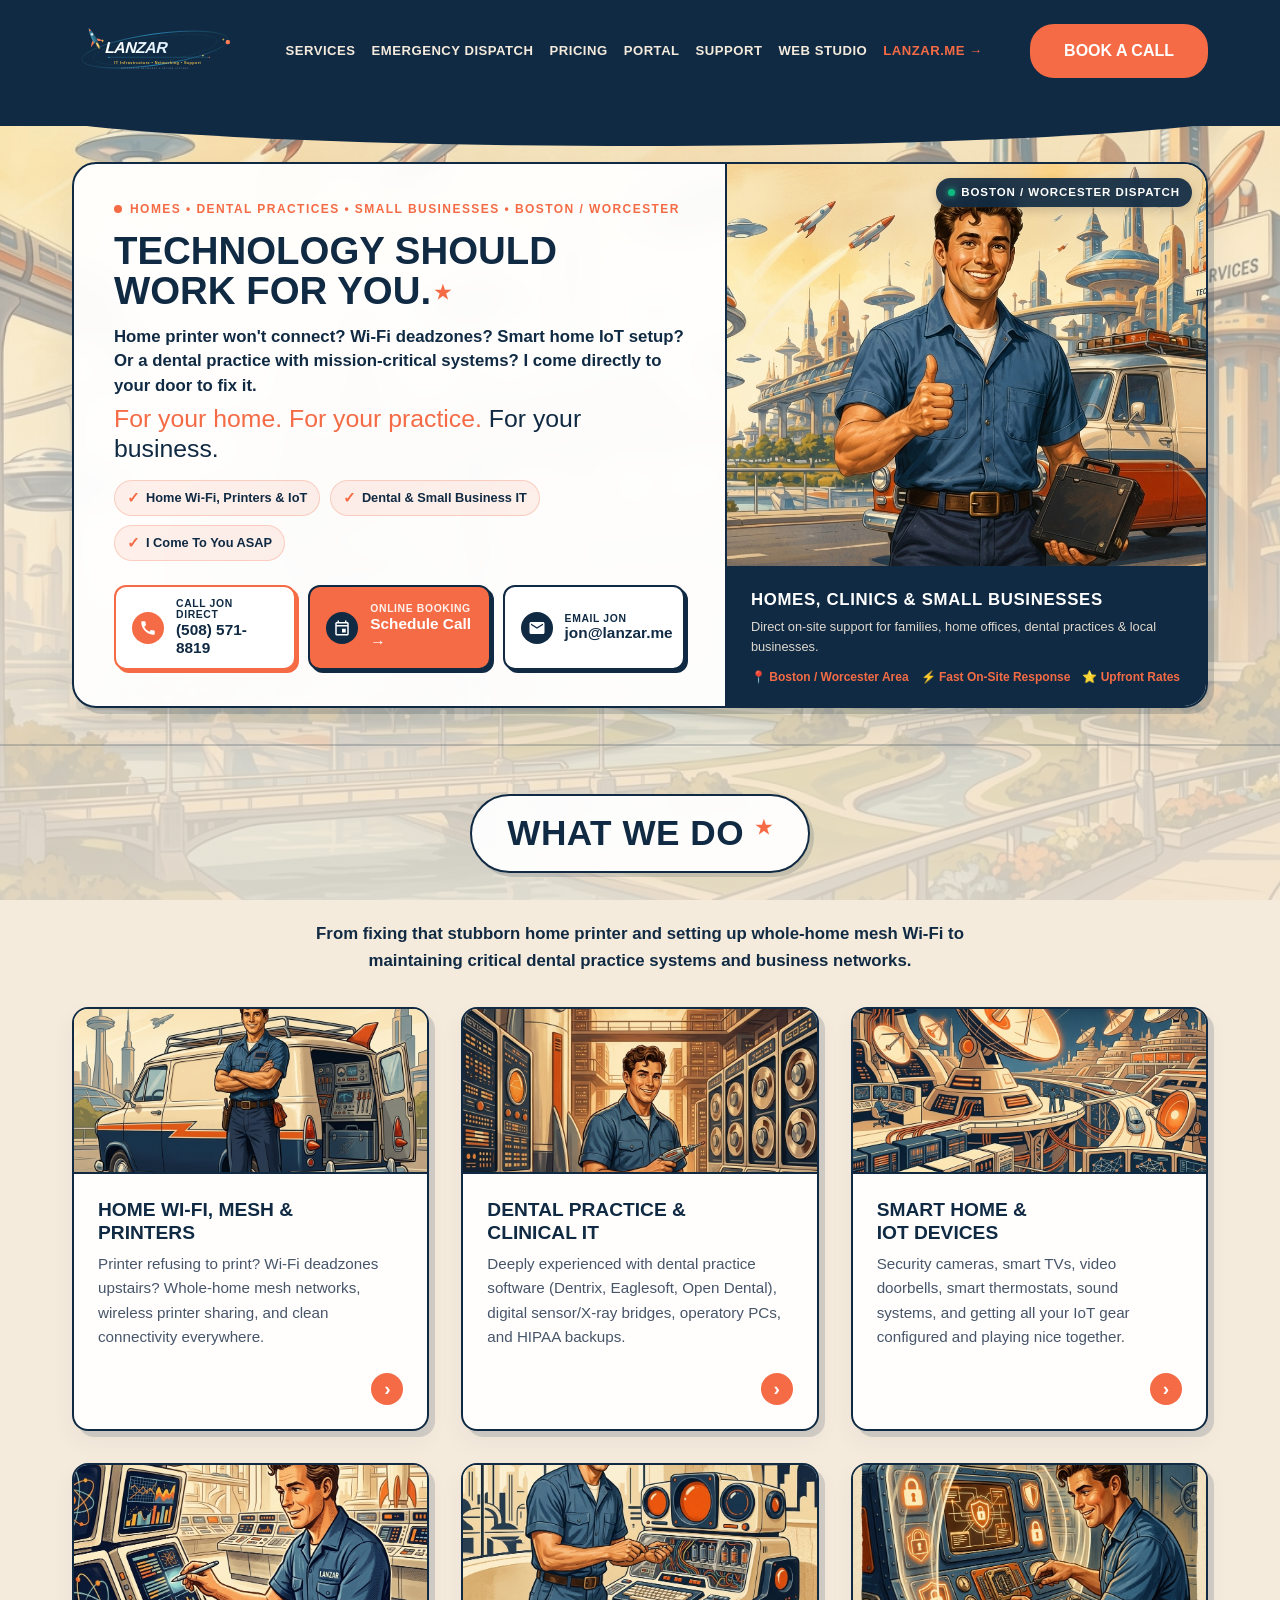
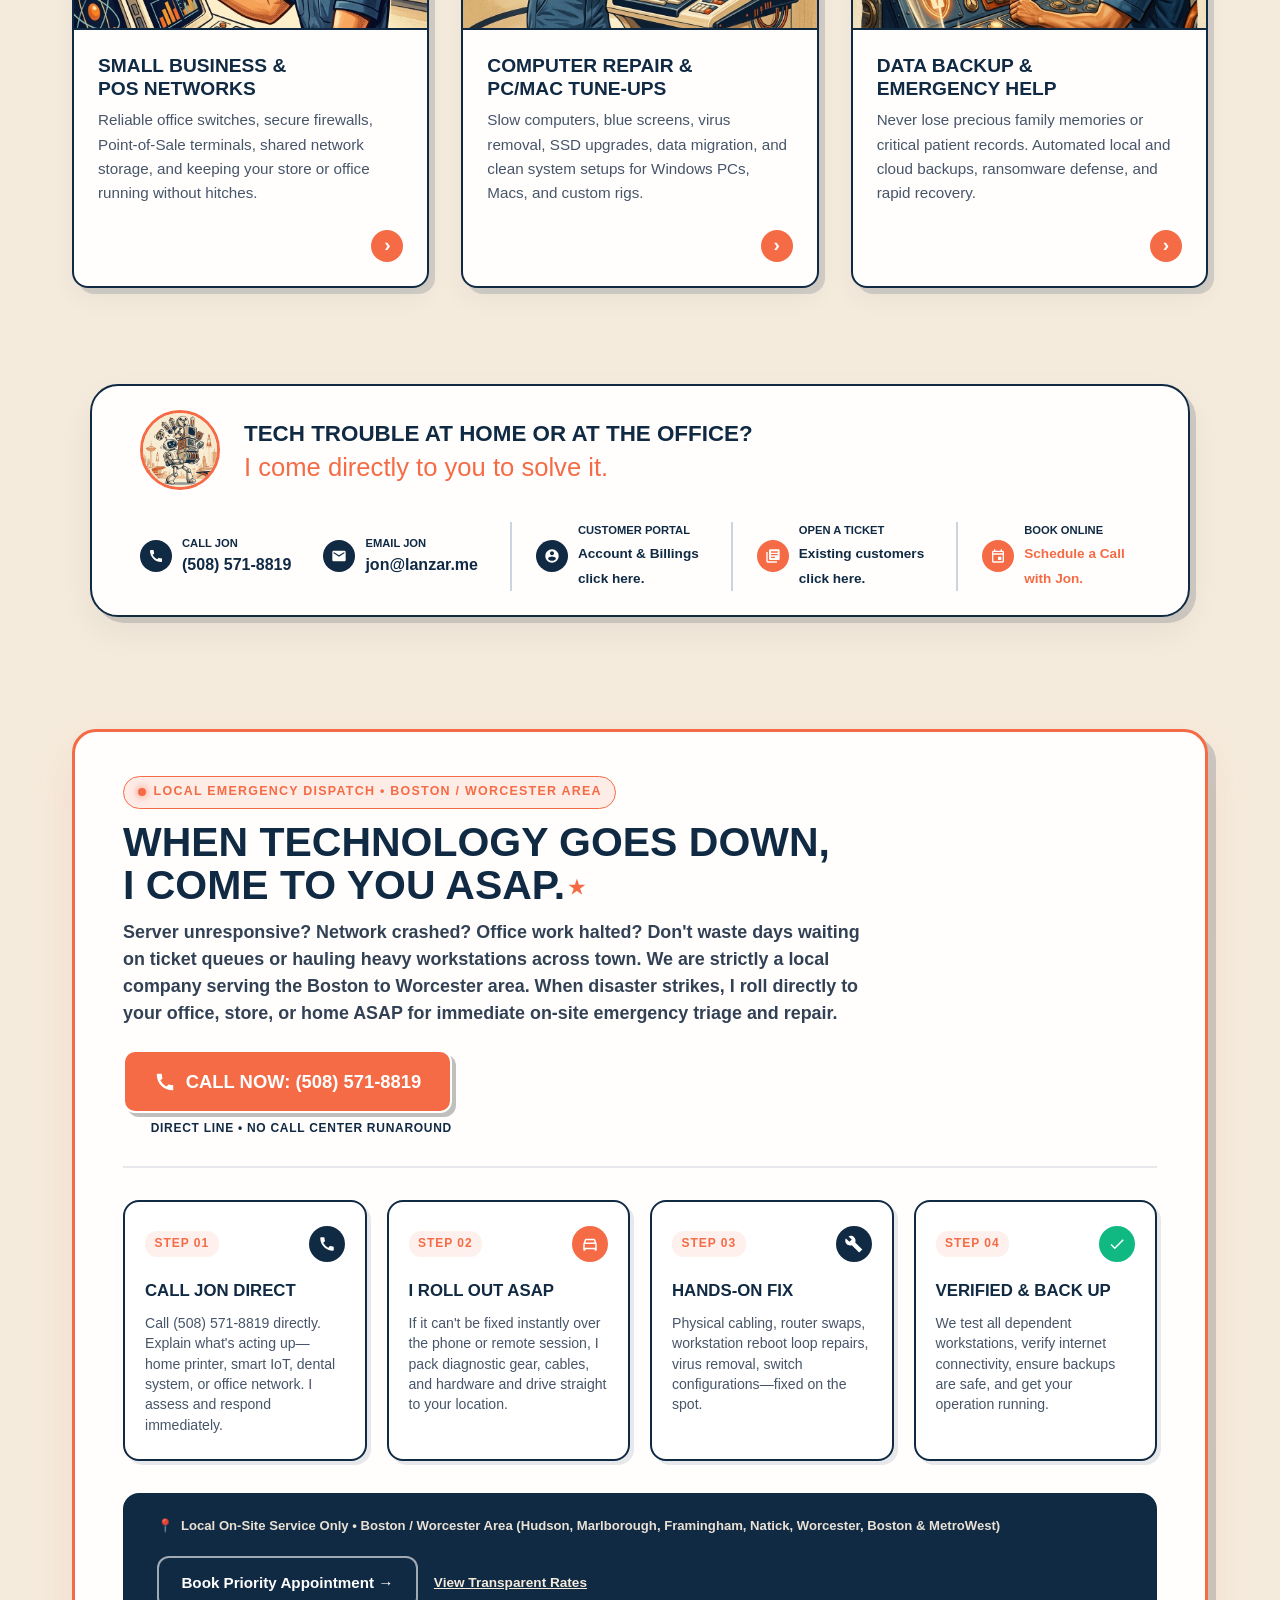
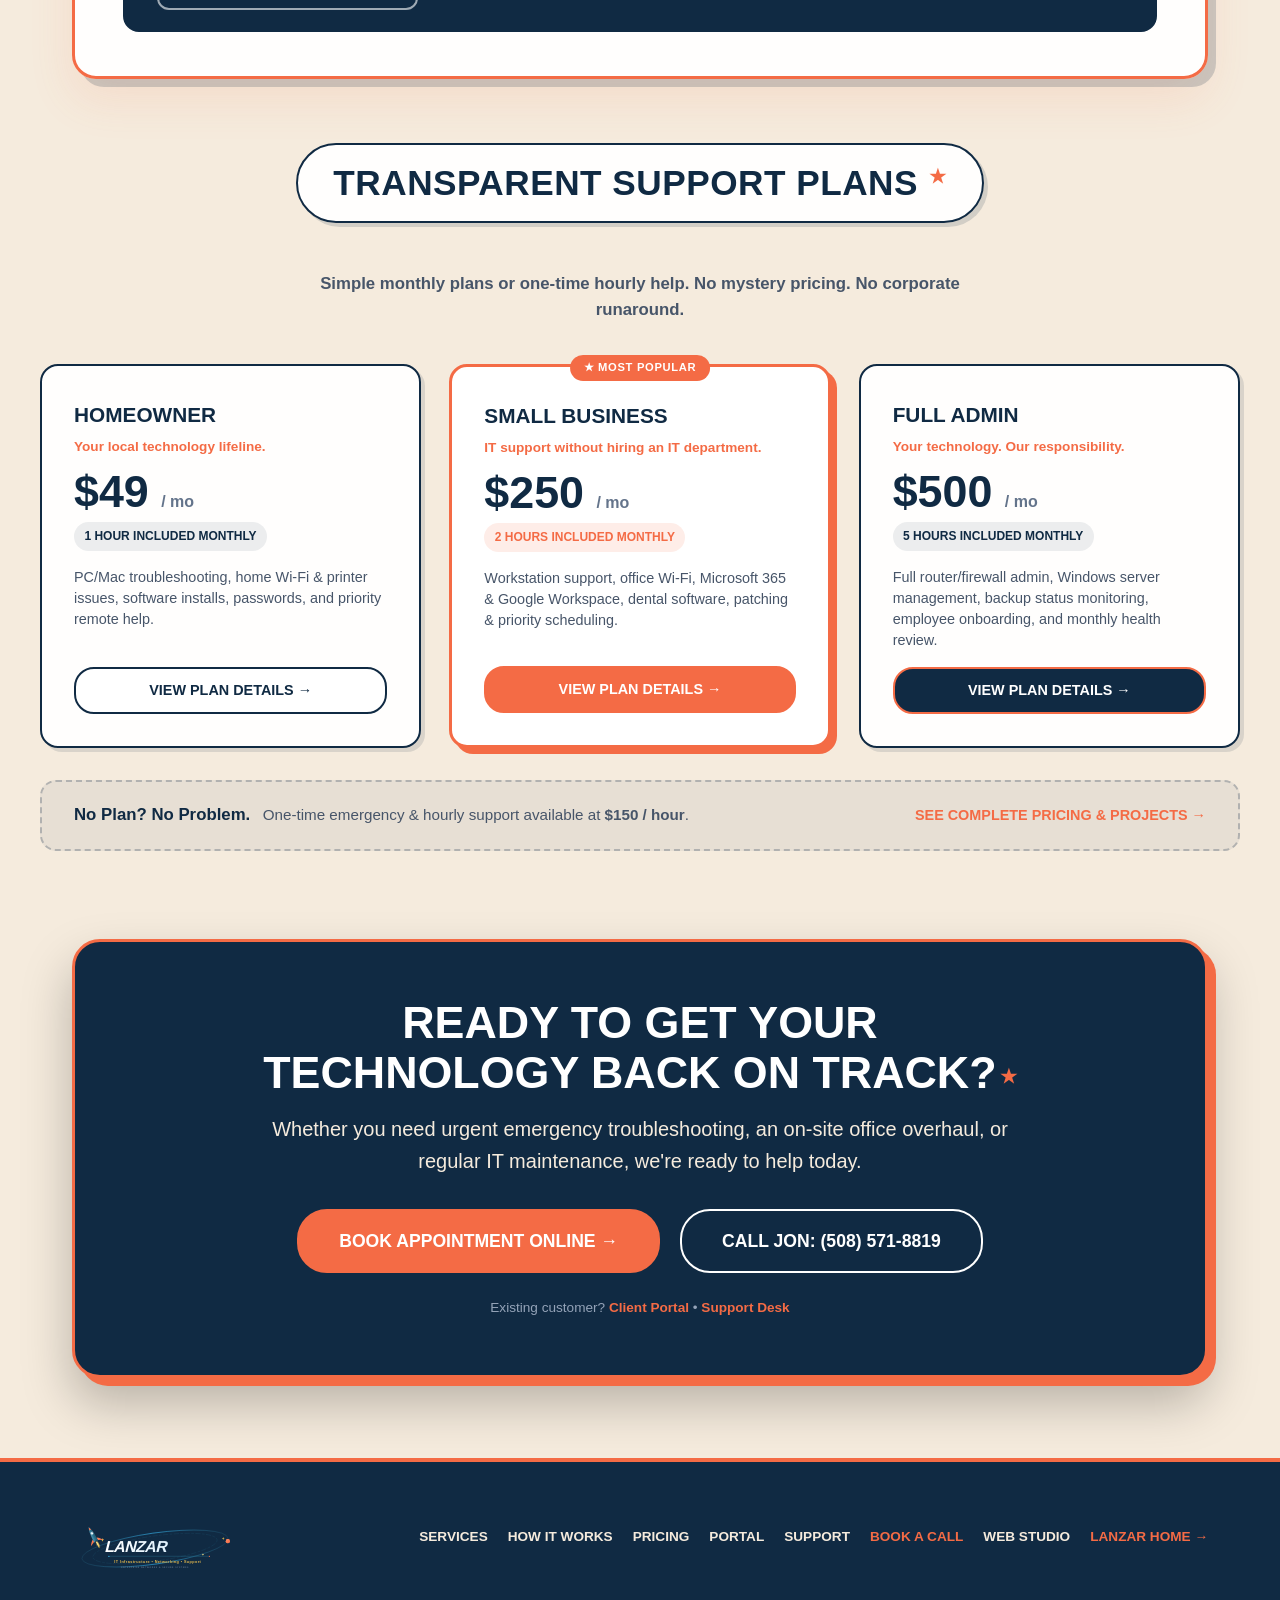
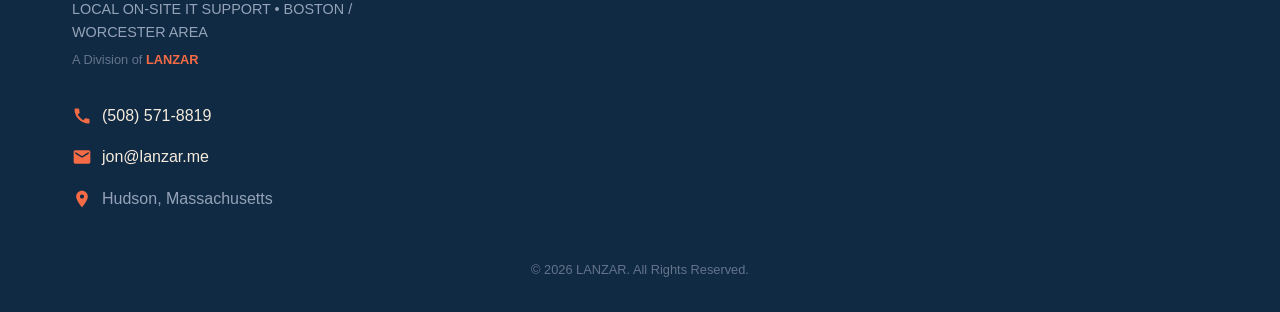
<file: index.html>
<!DOCTYPE html>
<html lang="en">
<head>
  <meta charset="UTF-8">
  <meta name="viewport" content="width=device-width, initial-scale=1.0">
  <title>LANZAR Tech Services | Managed IT Support & Computer Services | Hudson, MA</title>
  <meta name="description" content="LANZAR Tech Services provides friendly, reliable Managed IT support, computer repair, and network administration for homes and businesses in Hudson, MA and the MetroWest area.">
  <link rel="canonical" href="https://it.lanzar.me">
  <meta property="og:title" content="LANZAR Tech Services | Managed IT Support & Computer Services | Hudson, MA">
  <meta property="og:description" content="LANZAR Tech Services provides friendly, reliable Managed IT support, computer repair, and network administration for homes and businesses in Hudson, MA and the MetroWest area.">
  <meta property="og:url" content="https://it.lanzar.me">
  <meta property="og:type" content="website">
  <meta property="og:image" content="https://it.lanzar.me/images/hero-hank.jpg">
  <meta name="twitter:card" content="summary_large_image">
  <meta name="twitter:title" content="LANZAR Tech Services | IT Support & Administration">
  <meta name="twitter:description" content="LANZAR Tech Services. Friendly, competent IT support and network administration.">
  <meta name="twitter:image" content="https://it.lanzar.me/images/hero-hank.jpg">
  <script type="application/ld+json">
  {
    "@context": "https://schema.org",
    "@type": "LocalBusiness",
    "name": "LANZAR Tech Services",
    "image": "https://it.lanzar.me/images/logo-it-light.svg",
    "url": "https://it.lanzar.me",
    "telephone": "+15085718819",
    "email": "jon@lanzar.me",
    "address": {
      "@type": "PostalAddress",
      "addressLocality": "Hudson",
      "addressRegion": "MA",
      "addressCountry": "US"
    },
    "parentOrganization": {
      "@type": "Organization",
      "name": "LANZAR",
      "url": "https://lanzar.me"
    },
    "areaServed": {
      "@type": "State",
      "name": "Massachusetts"
    },
    "hasOfferCatalog": {
      "@type": "OfferCatalog",
      "name": "IT Services",
      "itemListElement": [
        {
          "@type": "Offer",
          "itemOffered": {
            "@type": "Service",
            "name": "Homeowner Managed IT Plan"
          },
          "price": "49.00",
          "priceCurrency": "USD",
          "unitText": "MONTH"
        },
        {
          "@type": "Offer",
          "itemOffered": {
            "@type": "Service",
            "name": "Small Business Managed IT Plan"
          },
          "price": "250.00",
          "priceCurrency": "USD",
          "unitText": "MONTH"
        },
        {
          "@type": "Offer",
          "itemOffered": {
            "@type": "Service",
            "name": "Full Admin Managed IT Plan"
          },
          "price": "500.00",
          "priceCurrency": "USD",
          "unitText": "MONTH"
        },
        {
          "@type": "Offer",
          "itemOffered": {
            "@type": "Service",
            "name": "One-Time On-Site & Remote Support"
          },
          "price": "150.00",
          "priceCurrency": "USD",
          "unitText": "HOUR"
        }
      ]
    }
  }
  </script>
  <link rel="preconnect" href="https://fonts.googleapis.com">
  <link rel="preconnect" href="https://fonts.gstatic.com" crossorigin>
  <link href="https://fonts.googleapis.com/css2?family=Inter:wght@400;600;700&display=swap" rel="stylesheet">
  <link rel="stylesheet" href="css/main.css">
  <link rel="icon" type="image/png" sizes="32x32" href="images/favicon-32x32.png">

  <!-- Google Analytics -->
  <script async src="https://www.googletagmanager.com/gtag/js?id=G-CY8BM4YE8C"></script>
  <script>
    window.dataLayer = window.dataLayer || [];
    function gtag() { dataLayer.push(arguments); }
    gtag('js', new Date());
    gtag('config', 'G-CY8BM4YE8C');
  </script>
</head>
<body>
<div class="site-backdrop" aria-hidden="true"></div>

<header class="site-header">
  <div class="container" style="display:flex; justify-content:space-between; align-items:center; position:relative; z-index:20;">
    <a href="https://lanzar.me" aria-label="Go to LANZAR Corporate Homepage" title="Return to LANZAR Corporate Home" style="display:flex; align-items:center; gap: 10px; text-decoration:none;">
      <img src="images/logo-it-light.svg" alt="LANZAR IT" style="height:48px;">
    </a>
    <nav aria-label="Main navigation" style="display:flex; gap:1rem; align-items:center;">
      <a href="index.html">Services</a>
      <a href="#emergency">Emergency Dispatch</a>
      <a href="tech-pricing.html">Pricing</a>
      <a href="https://portal.lanzar.me" target="_blank" rel="noopener noreferrer">Portal</a>
      <a href="https://tickets.lanzar.me" target="_blank" rel="noopener noreferrer">Support</a>
      <a href="https://web.lanzar.me" target="_blank" rel="noopener noreferrer">Web Studio</a>
      <a href="https://lanzar.me" style="color:var(--color-primary); font-weight:800;" title="Return to LANZAR Corporate Home">LANZAR.me &rarr;</a>
    </nav>
    <a href="https://calendly.com/jonny-scott79/it-support-consultation" target="_blank" rel="noopener noreferrer" class="btn" style="position:relative; z-index:20;">BOOK A CALL</a>
  </div>
</header>

<main>
  <!-- Hero Section -->
  <section class="hero-section">
    <div class="container">
      <div class="hero-unified-card">
        
        <!-- Left: Copy & Actions -->
        <div class="hero-copy-column">
          <div class="hero-eyebrow">
            <span class="hero-eyebrow-dot"></span> HOMES &bull; DENTAL PRACTICES &bull; SMALL BUSINESSES &bull; BOSTON / WORCESTER
          </div>

          <h1 class="hero-headline">
            Technology Should<br>Work For You.<span class="decor-star">&#9733;</span>
          </h1>

          <p class="hero-lead">
            Home printer won&apos;t connect? Wi-Fi deadzones? Smart home IoT setup? Or a dental practice with mission-critical systems? I come directly to your door to fix it.
          </p>

          <p class="script-text hero-script">
            For your home. For your practice. <span class="script-sub">For your business.</span>
          </p>

          <div class="hero-trust-chips">
            <span class="trust-chip"><span class="chip-check">&#10003;</span> Home Wi-Fi, Printers &amp; IoT</span>
            <span class="trust-chip"><span class="chip-check">&#10003;</span> Dental &amp; Small Business IT</span>
            <span class="trust-chip"><span class="chip-check">&#10003;</span> I Come To You ASAP</span>
          </div>

          <div class="hero-action-bar">
            <a href="tel:+15085718819" class="hero-cta-btn cta-call">
              <span class="cta-icon-circle">
                <svg width="18" height="18" fill="white" viewBox="0 0 24 24"><path d="M20.01 15.38c-1.23 0-2.42-.2-3.53-.56a.977.977 0 0 0-1.01.24l-1.57 1.97c-2.83-1.35-5.48-3.9-6.89-6.83l1.95-1.66c.27-.28.35-.67.24-1.02-.37-1.11-.56-2.3-.56-3.53 0-.54-.45-.99-.99-.99H4.19C3.65 3 3 3.24 3 3.99 3 13.28 10.73 21 20.01 21c.71 0 .99-.63.99-1.18v-3.45c0-.54-.45-.99-.99-.99z"/></svg>
              </span>
              <span>
                <small>CALL JON DIRECT</small>
                <strong>(508) 571-8819</strong>
              </span>
            </a>

            <a href="https://calendly.com/jonny-scott79/it-support-consultation" target="_blank" rel="noopener noreferrer" class="hero-cta-btn cta-book">
              <span class="cta-icon-circle">
                <svg width="18" height="18" fill="white" viewBox="0 0 24 24"><path d="M19 4h-1V2h-2v2H8V2H6v2H5c-1.11 0-1.99.9-1.99 2L3 20c0 1.1.89 2 2 2h14c1.1 0 2-.9 2-2V6c0-1.1-.9-2-2-2zm0 16H5V10h14v10zm0-12H5V6h14v2zm-7 5h5v5h-5z"/></svg>
              </span>
              <span>
                <small>ONLINE BOOKING</small>
                <strong>Schedule Call &rarr;</strong>
              </span>
            </a>

            <a href="mailto:jon@lanzar.me" class="hero-cta-btn cta-email">
              <span class="cta-icon-circle">
                <svg width="18" height="18" fill="white" viewBox="0 0 24 24"><path d="M20 4H4c-1.1 0-1.99.9-1.99 2L2 18c0 1.1.9 2 2 2h16c1.1 0 2-.9 2-2V6c0-1.1-.9-2-2-2zm0 4l-8 5-8-5V6l8 5 8-5v2z"/></svg>
              </span>
              <span>
                <small>EMAIL JON</small>
                <strong>jon@lanzar.me</strong>
              </span>
            </a>
          </div>
        </div>

        <!-- Right: Local Technician & Dispatch Showcase -->
        <div class="hero-visual-column">
          <div class="hero-tech-card">
            <div class="tech-card-image-wrap">
              <img src="images/hero-hank.jpg" alt="Dedicated LANZAR Local IT Technician" class="tech-card-img" loading="eager">
              <div class="tech-card-badge">
                <span class="live-dot"></span> BOSTON / WORCESTER DISPATCH
              </div>
            </div>
            <div class="tech-card-footer">
              <div class="tech-footer-title">Homes, Clinics &amp; Small Businesses</div>
              <div class="tech-footer-desc">Direct on-site support for families, home offices, dental practices &amp; local businesses.</div>
              <div class="tech-footer-meta">
                <span>📍 Boston / Worcester Area</span>
                <span>⚡ Fast On-Site Response</span>
                <span>⭐ Upfront Rates</span>
              </div>
            </div>
          </div>
        </div>

      </div>
    </div>
  </section>

  <!-- What We Do -->
  <section id="services" class="section" style="padding:3rem 1.5rem 1.5rem;">
    <div class="container">
      <div style="text-align:center;">
        <h2 class="section-header-badge">
          WHAT WE DO <span class="decor-star">&#9733;</span>
        </h2>
        <p style="max-width:680px; margin: 0.5rem auto 2rem; color:var(--color-navy); font-weight:600; font-size:1.05rem;">
          From fixing that stubborn home printer and setting up whole-home mesh Wi-Fi to maintaining critical dental practice systems and business networks.
        </p>
      </div>
      
      <div style="display:grid; grid-template-columns: repeat(auto-fit, minmax(300px, 1fr)); gap:2rem;">
        
        <!-- 1. Home Wi-Fi & Printers -->
        <div class="service-card">
          <img src="images/service-remote.jpg" alt="Home Wi-Fi and Printer Setup" loading="lazy">
          <div class="service-card-content">
            <h3>Home Wi-Fi, Mesh &amp;<br>Printers</h3>
            <p>Printer refusing to print? Wi-Fi deadzones upstairs? Whole-home mesh networks, wireless printer sharing, and clean connectivity everywhere.</p>
            <div class="card-action"><a href="tel:+15085718819" class="icon-btn-round" title="Call Jon">&#8250;</a></div>
          </div>
        </div>
        
        <!-- 2. Dental Practice & Clinical IT -->
        <div class="service-card">
          <img src="images/service-server.jpg" alt="Dental Practice IT Systems" loading="lazy">
          <div class="service-card-content">
            <h3>Dental Practice &amp;<br>Clinical IT</h3>
            <p>Deeply experienced with dental practice software (Dentrix, Eaglesoft, Open Dental), digital sensor/X-ray bridges, operatory PCs, and HIPAA backups.</p>
            <div class="card-action"><a href="tel:+15085718819" class="icon-btn-round" title="Call Jon">&#8250;</a></div>
          </div>
        </div>
  
        <!-- 3. Smart Home & IoT Setup -->
        <div class="service-card">
          <img src="images/service-network.jpg" alt="Smart Home and IoT Devices" loading="lazy">
          <div class="service-card-content">
            <h3>Smart Home &amp;<br>IoT Devices</h3>
            <p>Security cameras, smart TVs, video doorbells, smart thermostats, sound systems, and getting all your IoT gear configured and playing nice together.</p>
            <div class="card-action"><a href="tel:+15085718819" class="icon-btn-round" title="Call Jon">&#8250;</a></div>
          </div>
        </div>
  
        <!-- 4. Small Business & POS Support -->
        <div class="service-card">
          <img src="images/service-managed-it.jpg" alt="Small Business IT Support" loading="lazy">
          <div class="service-card-content">
            <h3>Small Business &amp;<br>POS Networks</h3>
            <p>Reliable office switches, secure firewalls, Point-of-Sale terminals, shared network storage, and keeping your store or office running without hitches.</p>
            <div class="card-action"><a href="tel:+15085718819" class="icon-btn-round" title="Call Jon">&#8250;</a></div>
          </div>
        </div>
  
        <!-- 5. Computer Repair & Tune-Ups -->
        <div class="service-card">
          <img src="images/service-workstation.jpg" alt="Computer Repair and Tune-Ups" loading="lazy">
          <div class="service-card-content">
            <h3>Computer Repair &amp;<br>PC/Mac Tune-Ups</h3>
            <p>Slow computers, blue screens, virus removal, SSD upgrades, data migration, and clean system setups for Windows PCs, Macs, and custom rigs.</p>
            <div class="card-action"><a href="tel:+15085718819" class="icon-btn-round" title="Call Jon">&#8250;</a></div>
          </div>
        </div>
  
        <!-- 6. Data Backup & Security -->
        <div class="service-card">
          <img src="images/service-security.jpg" alt="Data Backup and Security" loading="lazy">
          <div class="service-card-content">
            <h3>Data Backup &amp;<br>Emergency Help</h3>
            <p>Never lose precious family memories or critical patient records. Automated local and cloud backups, ransomware defense, and rapid recovery.</p>
            <div class="card-action"><a href="tel:+15085718819" class="icon-btn-round" title="Call Jon">&#8250;</a></div>
          </div>
        </div>
      </div>
    </div>
  </section>

  <!-- Floating Banner -->
  <div class="container">
    <div class="floating-banner">
      <div style="display:flex; align-items:center; gap:1.5rem;">
        <img src="images/banner-robot.jpg" alt="Helpful Robot" style="width:80px; height:80px; border-radius:50%; border:3px solid var(--color-primary); object-fit:cover;" loading="lazy">
        <div>
          <h2 style="font-size:1.4rem; color:var(--color-navy); text-transform:uppercase; margin:0;">Tech trouble at home or at the office?</h2>
          <p class="script-text" style="font-size:1.6rem; margin:0;">I come directly to you to solve it.</p>
        </div>
      </div>
      
      <div style="display:flex; gap:2rem; align-items:center;">
        <div style="display:flex; align-items:center; gap:10px;">
           <div class="icon-btn-round" style="background:var(--color-navy);"><svg width="16" height="16" fill="white" viewBox="0 0 24 24"><path d="M20.01 15.38c-1.23 0-2.42-.2-3.53-.56a.977.977 0 0 0-1.01.24l-1.57 1.97c-2.83-1.35-5.48-3.9-6.89-6.83l1.95-1.66c.27-.28.35-.67.24-1.02-.37-1.11-.56-2.3-.56-3.53 0-.54-.45-.99-.99-.99H4.19C3.65 3 3 3.24 3 3.99 3 13.28 10.73 21 20.01 21c.71 0 .99-.63.99-1.18v-3.45c0-.54-.45-.99-.99-.99z"/></svg></div>
           <div>
             <div style="font-size:0.7rem; font-weight:bold; color:var(--color-navy); text-transform:uppercase;">Call Jon</div>
             <a href="tel:+15085718819" style="font-size:1rem; font-weight:800; color:var(--color-navy); text-decoration:none;">(508) 571-8819</a>
           </div>
        </div>
        <div style="display:flex; align-items:center; gap:10px;">
           <div class="icon-btn-round" style="background:var(--color-navy);"><svg width="16" height="16" fill="white" viewBox="0 0 24 24"><path d="M20 4H4c-1.1 0-1.99.9-1.99 2L2 18c0 1.1.9 2 2 2h16c1.1 0 2-.9 2-2V6c0-1.1-.9-2-2-2zm0 4l-8 5-8-5V6l8 5 8-5v2z"/></svg></div>
           <div>
             <div style="font-size:0.7rem; font-weight:bold; color:var(--color-navy); text-transform:uppercase;">Email Jon</div>
             <a href="mailto:jon@lanzar.me" style="font-size:1rem; font-weight:800; color:var(--color-navy); text-decoration:none;">jon@lanzar.me</a>
           </div>
        </div>
        <div style="border-left:2px solid #cbd5e1; padding-left:1.5rem; display:flex; align-items:center; gap:10px;">
           <div class="icon-btn-round" style="background:var(--color-navy);"><svg width="16" height="16" fill="white" viewBox="0 0 24 24"><path d="M12 2C6.48 2 2 6.48 2 12s4.48 10 10 10 10-4.48 10-10S17.52 2 12 2zm0 3c1.66 0 3 1.34 3 3s-1.34 3-3 3-3-1.34-3-3 1.34-3 3-3zm0 14.2c-2.5 0-4.71-1.28-6-3.22.03-1.99 4-3.08 6-3.08 1.99 0 5.97 1.09 6 3.08-1.29 1.94-3.5 3.22-6 3.22z"/></svg></div>
           <div>
             <div style="font-size:0.7rem; font-weight:bold; color:var(--color-navy); text-transform:uppercase;">Customer Portal</div>
             <a href="https://portal.lanzar.me" target="_blank" rel="noopener noreferrer" style="font-size:0.85rem; font-weight:600; color:var(--color-navy); text-decoration:none;">Account &amp; Billings<br>click here.</a>
           </div>
        </div>
        <div style="border-left:2px solid #cbd5e1; padding-left:1.5rem; display:flex; align-items:center; gap:10px;">
           <div class="icon-btn-round"><svg width="16" height="16" fill="white" viewBox="0 0 24 24"><path d="M4 6H2v14c0 1.1.9 2 2 2h14v-2H4V6zm16-4H8c-1.1 0-2 .9-2 2v12c0 1.1.9 2 2 2h12c1.1 0 2-.9 2-2V4c0-1.1-.9-2-2-2zm-1 9H9V9h10v2zm-4 4H9v-2h6v2zm4-8H9V5h10v2z"/></svg></div>
           <div>
             <div style="font-size:0.7rem; font-weight:bold; color:var(--color-navy); text-transform:uppercase;">Open a Ticket</div>
             <a href="https://tickets.lanzar.me" style="font-size:0.85rem; font-weight:600; color:var(--color-navy); text-decoration:none;">Existing customers<br>click here.</a>
           </div>
        </div>
        <div style="border-left:2px solid #cbd5e1; padding-left:1.5rem; display:flex; align-items:center; gap:10px;">
           <div class="icon-btn-round" style="background:var(--color-primary);"><svg width="16" height="16" fill="white" viewBox="0 0 24 24"><path d="M19 4h-1V2h-2v2H8V2H6v2H5c-1.11 0-1.99.9-1.99 2L3 20c0 1.1.89 2 2 2h14c1.1 0 2-.9 2-2V6c0-1.1-.9-2-2-2zm0 16H5V10h14v10zm0-12H5V6h14v2zm-7 5h5v5h-5z"/></svg></div>
           <div>
             <div style="font-size:0.7rem; font-weight:bold; color:var(--color-navy); text-transform:uppercase;">Book Online</div>
             <a href="https://calendly.com/jonny-scott79/it-support-consultation" target="_blank" rel="noopener noreferrer" style="font-size:0.85rem; font-weight:600; color:var(--color-primary); text-decoration:none;">Schedule a Call<br>with Jon.</a>
           </div>
        </div>
      </div>
    </div>
  </div>

  <!-- Emergency On-Site Dispatch -->
  <section id="emergency" class="emergency-section">
    <div class="container">
      <div class="emergency-card">
        
        <div class="emergency-header-wrap">
          <div class="emergency-header-content">
            <div class="emergency-badge">
              <span class="emergency-live-dot"></span> LOCAL EMERGENCY DISPATCH &bull; BOSTON / WORCESTER AREA
            </div>
            <h2 class="emergency-heading">
              When Technology Goes Down,<br>I Come To You ASAP.<span class="decor-star">&#9733;</span>
            </h2>
            <p class="emergency-lead">
              Server unresponsive? Network crashed? Office work halted? Don&apos;t waste days waiting on ticket queues or hauling heavy workstations across town. We are strictly a local company serving the Boston to Worcester area. When disaster strikes, I roll directly to your office, store, or home ASAP for immediate on-site emergency triage and repair.
            </p>
          </div>

          <div style="text-align:right;">
            <a href="tel:+15085718819" class="btn-emergency-call" style="font-size:1.15rem; padding:0.9rem 1.8rem;">
              <svg width="22" height="22" fill="white" viewBox="0 0 24 24"><path d="M20.01 15.38c-1.23 0-2.42-.2-3.53-.56a.977.977 0 0 0-1.01.24l-1.57 1.97c-2.83-1.35-5.48-3.9-6.89-6.83l1.95-1.66c.27-.28.35-.67.24-1.02-.37-1.11-.56-2.3-.56-3.53 0-.54-.45-.99-.99-.99H4.19C3.65 3 3 3.24 3 3.99 3 13.28 10.73 21 20.01 21c.71 0 .99-.63.99-1.18v-3.45c0-.54-.45-.99-.99-.99z"/></svg>
              <span>CALL NOW: (508) 571-8819</span>
            </a>
            <div style="font-size:0.75rem; font-weight:700; color:var(--color-navy); margin-top:6px; text-transform:uppercase; letter-spacing:0.06em;">
              Direct line &bull; No call center runaround
            </div>
          </div>
        </div>

        <div id="about" class="emergency-grid">
          
          <div class="emergency-step-card">
            <div class="step-num-icon">
              <span class="step-number">STEP 01</span>
              <div class="step-icon-round">
                <svg width="18" height="18" fill="white" viewBox="0 0 24 24"><path d="M20.01 15.38c-1.23 0-2.42-.2-3.53-.56a.977.977 0 0 0-1.01.24l-1.57 1.97c-2.83-1.35-5.48-3.9-6.89-6.83l1.95-1.66c.27-.28.35-.67.24-1.02-.37-1.11-.56-2.3-.56-3.53 0-.54-.45-.99-.99-.99H4.19C3.65 3 3 3.24 3 3.99 3 13.28 10.73 21 20.01 21c.71 0 .99-.63.99-1.18v-3.45c0-.54-.45-.99-.99-.99z"/></svg>
              </div>
            </div>
            <h3 class="step-card-title">Call Jon Direct</h3>
            <p class="step-card-text">
              Call (508) 571-8819 directly. Explain what&apos;s acting up—home printer, smart IoT, dental system, or office network. I assess and respond immediately.
            </p>
          </div>

          <div class="emergency-step-card">
            <div class="step-num-icon">
              <span class="step-number">STEP 02</span>
              <div class="step-icon-round" style="background:var(--color-primary);">
                <svg width="18" height="18" fill="white" viewBox="0 0 24 24"><path d="M18.92 6.01C18.72 5.42 18.16 5 17.5 5h-11c-.66 0-1.21.42-1.42 1.01L3 12v8c0 .55.45 1 1 1h1c.55 0 1-.45 1-1v-1h12v1c0 .55.45 1 1 1h1c.55 0 1-.45 1-1v-8l-2.08-5.99zM6.85 7h10.29l1.08 3.11H5.77L6.85 7zM19 17H5v-4.66l.12-.34h13.77l.11.34V17z"/></svg>
              </div>
            </div>
            <h3 class="step-card-title">I Roll Out ASAP</h3>
            <p class="step-card-text">
              If it can&apos;t be fixed instantly over the phone or remote session, I pack diagnostic gear, cables, and hardware and drive straight to your location.
            </p>
          </div>

          <div class="emergency-step-card">
            <div class="step-num-icon">
              <span class="step-number">STEP 03</span>
              <div class="step-icon-round">
                <svg width="18" height="18" fill="white" viewBox="0 0 24 24"><path d="M22.7 19l-9.1-9.1c.9-2.3.4-5-1.5-6.9-2-2-5-2.4-7.4-1.1L9 6 6 9 1.1 4.7c-1.3 2.4-.9 5.4 1.1 7.4 1.9 1.9 4.6 2.4 6.9 1.5l9.1 9.1c.4.4 1 .4 1.4 0l3.1-3.1c.4-.4.4-1 0-1.4z"/></svg>
              </div>
            </div>
            <h3 class="step-card-title">Hands-On Fix</h3>
            <p class="step-card-text">
              Physical cabling, router swaps, workstation reboot loop repairs, virus removal, switch configurations—fixed on the spot.
            </p>
          </div>

          <div class="emergency-step-card">
            <div class="step-num-icon">
              <span class="step-number">STEP 04</span>
              <div class="step-icon-round" style="background:#10b981;">
                <svg width="18" height="18" fill="white" viewBox="0 0 24 24"><path d="M9 16.2L4.8 12l-1.4 1.4L9 19 21 7l-1.4-1.4L9 16.2z"/></svg>
              </div>
            </div>
            <h3 class="step-card-title">Verified &amp; Back Up</h3>
            <p class="step-card-text">
              We test all dependent workstations, verify internet connectivity, ensure backups are safe, and get your operation running.
            </p>
          </div>

        </div>

        <div class="emergency-action-bar">
          <div class="emergency-region-note">
            <span>📍</span> Local On-Site Service Only &bull; Boston / Worcester Area (Hudson, Marlborough, Framingham, Natick, Worcester, Boston &amp; MetroWest)
          </div>
          <div class="emergency-action-btns">
            <a href="https://calendly.com/jonny-scott79/it-support-consultation" target="_blank" rel="noopener noreferrer" class="btn-emergency-schedule">
              Book Priority Appointment &rarr;
            </a>
            <a href="tech-pricing.html" style="color:var(--color-cream); font-size:0.85rem; font-weight:700; text-decoration:underline;">
              View Transparent Rates
            </a>
          </div>
        </div>

      </div>
    </div>
  </section>

  <!-- Support Plans Preview Section -->
  <section class="container" style="padding: 1.5rem 0 3.5rem;">
    <div style="text-align:center;">
      <h2 class="section-header-badge">
        TRANSPARENT SUPPORT PLANS <span class="decor-star">&#9733;</span>
      </h2>
      <p style="color:#475569; font-size:1.05rem; max-width:680px; margin: 0.5rem auto 2.5rem; font-weight:600;">
        Simple monthly plans or one-time hourly help. No mystery pricing. No corporate runaround.
      </p>
    </div>

    <div style="display:grid; grid-template-columns: repeat(auto-fit, minmax(280px, 1fr)); gap:1.75rem; align-items:stretch;">
      
      <!-- Homeowner Plan Preview -->
      <div style="background:rgba(255,255,255,0.94); backdrop-filter:blur(12px); -webkit-backdrop-filter:blur(12px); border:2px solid var(--color-navy); border-radius:18px; padding:2rem; box-shadow:4px 4px 0px rgba(16,42,67,0.12); display:flex; flex-direction:column; justify-content:space-between;">
        <div>
          <div style="font-size:1.3rem; font-weight:800; color:var(--color-navy); text-transform:uppercase; margin-bottom:0.25rem;">Homeowner</div>
          <div style="font-size:0.85rem; color:var(--color-primary); font-weight:700; margin-bottom:0.75rem;">Your local technology lifeline.</div>
          <div style="font-size:2.8rem; font-weight:800; color:var(--color-navy); line-height:1; margin-bottom:0.5rem;">$49 <span style="font-size:1rem; color:#64748b;">/ mo</span></div>
          <div style="font-size:0.75rem; font-weight:800; color:var(--color-navy); background:rgba(16,42,67,0.08); padding:0.3rem 0.65rem; border-radius:20px; display:inline-block; margin-bottom:1rem;">1 HOUR INCLUDED MONTHLY</div>
          <p style="font-size:0.9rem; color:#475569; line-height:1.45; margin:0 0 1rem;">
            PC/Mac troubleshooting, home Wi-Fi &amp; printer issues, software installs, passwords, and priority remote help.
          </p>
        </div>
        <a href="tech-pricing.html" class="btn" style="background:white; color:var(--color-navy); border:2px solid var(--color-navy); display:block; text-align:center; font-size:0.9rem; padding:0.65rem 1rem; border-radius:20px;">
          VIEW PLAN DETAILS &rarr;
        </a>
      </div>

      <!-- Small Business Plan Preview (Featured) -->
      <div style="background:white; border:3px solid var(--color-primary); border-radius:18px; padding:2rem; box-shadow:6px 6px 0px var(--color-primary); display:flex; flex-direction:column; justify-content:space-between; position:relative;">
        <div style="position:absolute; top:-12px; left:50%; transform:translateX(-50%); background:var(--color-primary); color:white; font-size:0.7rem; font-weight:800; padding:0.25rem 0.85rem; border-radius:15px; letter-spacing:0.06em;">
          &#9733; MOST POPULAR
        </div>
        <div>
          <div style="font-size:1.3rem; font-weight:800; color:var(--color-navy); text-transform:uppercase; margin-bottom:0.25rem;">Small Business</div>
          <div style="font-size:0.85rem; color:var(--color-primary); font-weight:700; margin-bottom:0.75rem;">IT support without hiring an IT department.</div>
          <div style="font-size:2.8rem; font-weight:800; color:var(--color-navy); line-height:1; margin-bottom:0.5rem;">$250 <span style="font-size:1rem; color:#64748b;">/ mo</span></div>
          <div style="font-size:0.75rem; font-weight:800; color:var(--color-primary); background:rgba(244,107,69,0.12); padding:0.3rem 0.65rem; border-radius:20px; display:inline-block; margin-bottom:1rem;">2 HOURS INCLUDED MONTHLY</div>
          <p style="font-size:0.9rem; color:#475569; line-height:1.45; margin:0 0 1rem;">
            Workstation support, office Wi-Fi, Microsoft 365 &amp; Google Workspace, dental software, patching &amp; priority scheduling.
          </p>
        </div>
        <a href="tech-pricing.html" class="btn" style="background:var(--color-primary); color:white; display:block; text-align:center; font-size:0.9rem; padding:0.65rem 1rem; border-radius:20px;">
          VIEW PLAN DETAILS &rarr;
        </a>
      </div>

      <!-- Full Admin Plan Preview -->
      <div style="background:rgba(255,255,255,0.94); backdrop-filter:blur(12px); -webkit-backdrop-filter:blur(12px); border:2px solid var(--color-navy); border-radius:18px; padding:2rem; box-shadow:4px 4px 0px rgba(16,42,67,0.12); display:flex; flex-direction:column; justify-content:space-between;">
        <div>
          <div style="font-size:1.3rem; font-weight:800; color:var(--color-navy); text-transform:uppercase; margin-bottom:0.25rem;">Full Admin</div>
          <div style="font-size:0.85rem; color:var(--color-primary); font-weight:700; margin-bottom:0.75rem;">Your technology. Our responsibility.</div>
          <div style="font-size:2.8rem; font-weight:800; color:var(--color-navy); line-height:1; margin-bottom:0.5rem;">$500 <span style="font-size:1rem; color:#64748b;">/ mo</span></div>
          <div style="font-size:0.75rem; font-weight:800; color:var(--color-navy); background:rgba(16,42,67,0.08); padding:0.3rem 0.65rem; border-radius:20px; display:inline-block; margin-bottom:1rem;">5 HOURS INCLUDED MONTHLY</div>
          <p style="font-size:0.9rem; color:#475569; line-height:1.45; margin:0 0 1rem;">
            Full router/firewall admin, Windows server management, backup status monitoring, employee onboarding, and monthly health review.
          </p>
        </div>
        <a href="tech-pricing.html" class="btn" style="background:var(--color-navy); color:white; display:block; text-align:center; font-size:0.9rem; padding:0.65rem 1rem; border-radius:20px;">
          VIEW PLAN DETAILS &rarr;
        </a>
      </div>

    </div>

    <!-- One-Time Support Strip -->
    <div style="margin-top:2rem; background:rgba(16,42,67,0.06); border:2px dashed rgba(16,42,67,0.25); border-radius:16px; padding:1.25rem 2rem; display:flex; justify-content:space-between; align-items:center; flex-wrap:wrap; gap:1rem;">
      <div>
        <strong style="color:var(--color-navy); font-size:1.05rem;">No Plan? No Problem.</strong>
        <span style="color:#475569; font-size:0.95rem; margin-left:8px;">One-time emergency &amp; hourly support available at <strong>$150 / hour</strong>.</span>
      </div>
      <a href="tech-pricing.html" style="font-size:0.9rem; font-weight:800; color:var(--color-primary); text-decoration:none;">
        SEE COMPLETE PRICING &amp; PROJECTS &rarr;
      </a>
    </div>
  </section>


  <!-- Final High-Converting Conversion Banner -->
  <section style="padding: 2rem 2rem 5rem;">
    <div class="container">
      <div style="background: var(--color-navy); color: white; border-radius: 28px; padding: 3.5rem 3rem; text-align: center; border: 3px solid var(--color-primary); box-shadow: 8px 8px 0px var(--color-primary), 0 25px 50px rgba(0,0,0,0.25); position: relative; overflow: hidden;">
        <div style="position:relative; z-index:2; max-width:800px; margin:0 auto;">
          <h2 style="font-size: 2.8rem; text-transform: uppercase; margin-bottom: 1rem; color: white; line-height:1.1;">
            Ready to Get Your Technology Back on Track?<span class="decor-star">&#9733;</span>
          </h2>
          <p style="font-size: 1.25rem; color: var(--color-cream); margin-bottom: 2rem; line-height:1.6;">
            Whether you need urgent emergency troubleshooting, an on-site office overhaul, or regular IT maintenance, we're ready to help today.
          </p>
          <div style="display:flex; justify-content:center; gap:1.25rem; flex-wrap:wrap;">
            <a href="https://calendly.com/jonny-scott79/it-support-consultation" target="_blank" rel="noopener noreferrer" class="btn" style="font-size:1.1rem; padding:1rem 2.5rem; border-radius:30px;">
              BOOK APPOINTMENT ONLINE &rarr;
            </a>
            <a href="tel:+15085718819" class="btn btn-outline-white" style="font-size:1.1rem; padding:1rem 2.5rem; border-radius:30px;">
              CALL JON: (508) 571-8819
            </a>
          </div>
          <p style="margin-top:1.5rem; font-size:0.85rem; color:#94a3b8;">
            Existing customer? <a href="https://portal.lanzar.me" target="_blank" rel="noopener noreferrer" style="color:var(--color-primary); text-decoration:none; font-weight:700;">Client Portal</a> &bull; <a href="https://tickets.lanzar.me" target="_blank" rel="noopener noreferrer" style="color:var(--color-primary); text-decoration:none; font-weight:700;">Support Desk</a>
          </p>
        </div>
      </div>
    </div>
  </section>

</main>

<footer class="site-footer" style="background:var(--color-navy); color:white; padding:4rem 2rem 2rem; border-top:4px solid var(--color-primary); position:relative; overflow:hidden;">
  
  
  <div class="container" style="max-width:1200px; margin:0 auto; display:flex; justify-content:space-between; align-items:flex-start; flex-wrap:wrap; gap:2rem; position:relative; z-index:2;">
    
    <div style="max-width:300px;">
      <a href="https://lanzar.me" aria-label="Go to LANZAR Corporate Homepage" title="Return to LANZAR Corporate Home" style="display:flex; align-items:center; gap: 10px; margin-bottom:1.5rem; text-decoration:none;">
      <img src="images/logo-it-light.svg" alt="LANZAR IT" style="height:48px;">
    </a>
      <p style="color:#94a3b8; font-size:0.9rem;">LOCAL ON-SITE IT SUPPORT &bull; BOSTON / WORCESTER AREA</p>
      <p style="color:#64748b; font-size:0.8rem; margin-top:0.4rem;">A Division of <a href="https://lanzar.me" style="color:var(--color-primary); text-decoration:none; font-weight:600;">LANZAR</a></p>
    </div>
    
    <div style="display:flex; gap:1.25rem; text-transform:uppercase; font-size:0.85rem; font-weight:700; align-items:center; flex-wrap:wrap;">
      <a href="index.html" style="color:var(--color-cream); text-decoration:none;">Services</a>
      <a href="#about" style="color:var(--color-cream); text-decoration:none;">How It Works</a>
      <a href="tech-pricing.html" style="color:var(--color-cream); text-decoration:none;">Pricing</a>
      <a href="https://portal.lanzar.me" target="_blank" rel="noopener noreferrer" style="color:var(--color-cream); text-decoration:none;">Portal</a>
      <a href="https://tickets.lanzar.me" target="_blank" rel="noopener noreferrer" style="color:var(--color-cream); text-decoration:none;">Support</a>
      <a href="https://calendly.com/jonny-scott79/it-support-consultation" target="_blank" rel="noopener noreferrer" style="color:var(--color-primary); text-decoration:none;">Book a Call</a>
      <a href="https://web.lanzar.me" target="_blank" rel="noopener noreferrer" style="color:var(--color-cream); text-decoration:none;">Web Studio</a>
      <a href="https://lanzar.me" style="color:var(--color-primary); text-decoration:none;">LANZAR Home &rarr;</a>
    </div>

    <div style="display:flex; flex-direction:column; gap:1rem;">
      <a href="tel:+15085718819" style="color:var(--color-cream); display:flex; align-items:center; gap:10px; text-decoration:none;">
        <svg width="20" height="20" fill="var(--color-primary)" viewBox="0 0 24 24"><path d="M20.01 15.38c-1.23 0-2.42-.2-3.53-.56a.977.977 0 0 0-1.01.24l-1.57 1.97c-2.83-1.35-5.48-3.9-6.89-6.83l1.95-1.66c.27-.28.35-.67.24-1.02-.37-1.11-.56-2.3-.56-3.53 0-.54-.45-.99-.99-.99H4.19C3.65 3 3 3.24 3 3.99 3 13.28 10.73 21 20.01 21c.71 0 .99-.63.99-1.18v-3.45c0-.54-.45-.99-.99-.99z"/></svg>
        (508) 571-8819
      </a>
      <a href="mailto:jon@lanzar.me" style="color:var(--color-cream); display:flex; align-items:center; gap:10px; text-decoration:none;">
        <svg width="20" height="20" fill="var(--color-primary)" viewBox="0 0 24 24"><path d="M20 4H4c-1.1 0-1.99.9-1.99 2L2 18c0 1.1.9 2 2 2h16c1.1 0 2-.9 2-2V6c0-1.1-.9-2-2-2zm0 4l-8 5-8-5V6l8 5 8-5v2z"/></svg>
        jon@lanzar.me
      </a>
      <div style="color:#94a3b8; display:flex; align-items:center; gap:10px;">
        <svg width="20" height="20" fill="var(--color-primary)" viewBox="0 0 24 24"><path d="M12 2C8.13 2 5 5.13 5 9c0 5.25 7 13 7 13s7-7.75 7-13c0-3.87-3.13-7-7-7zm0 9.5c-1.38 0-2.5-1.12-2.5-2.5s1.12-2.5 2.5-2.5 2.5 1.12 2.5 2.5-1.12 2.5-2.5 2.5z"/></svg>
        Hudson, Massachusetts
      </div>
    </div>

  </div>
  <div style="text-align:center; margin-top:3rem; font-size:0.8rem; color:#64748b; position:relative; z-index:2;">
    &copy; 2026 LANZAR. All Rights Reserved.
  </div>
</footer>

</body>
</html>
</file>
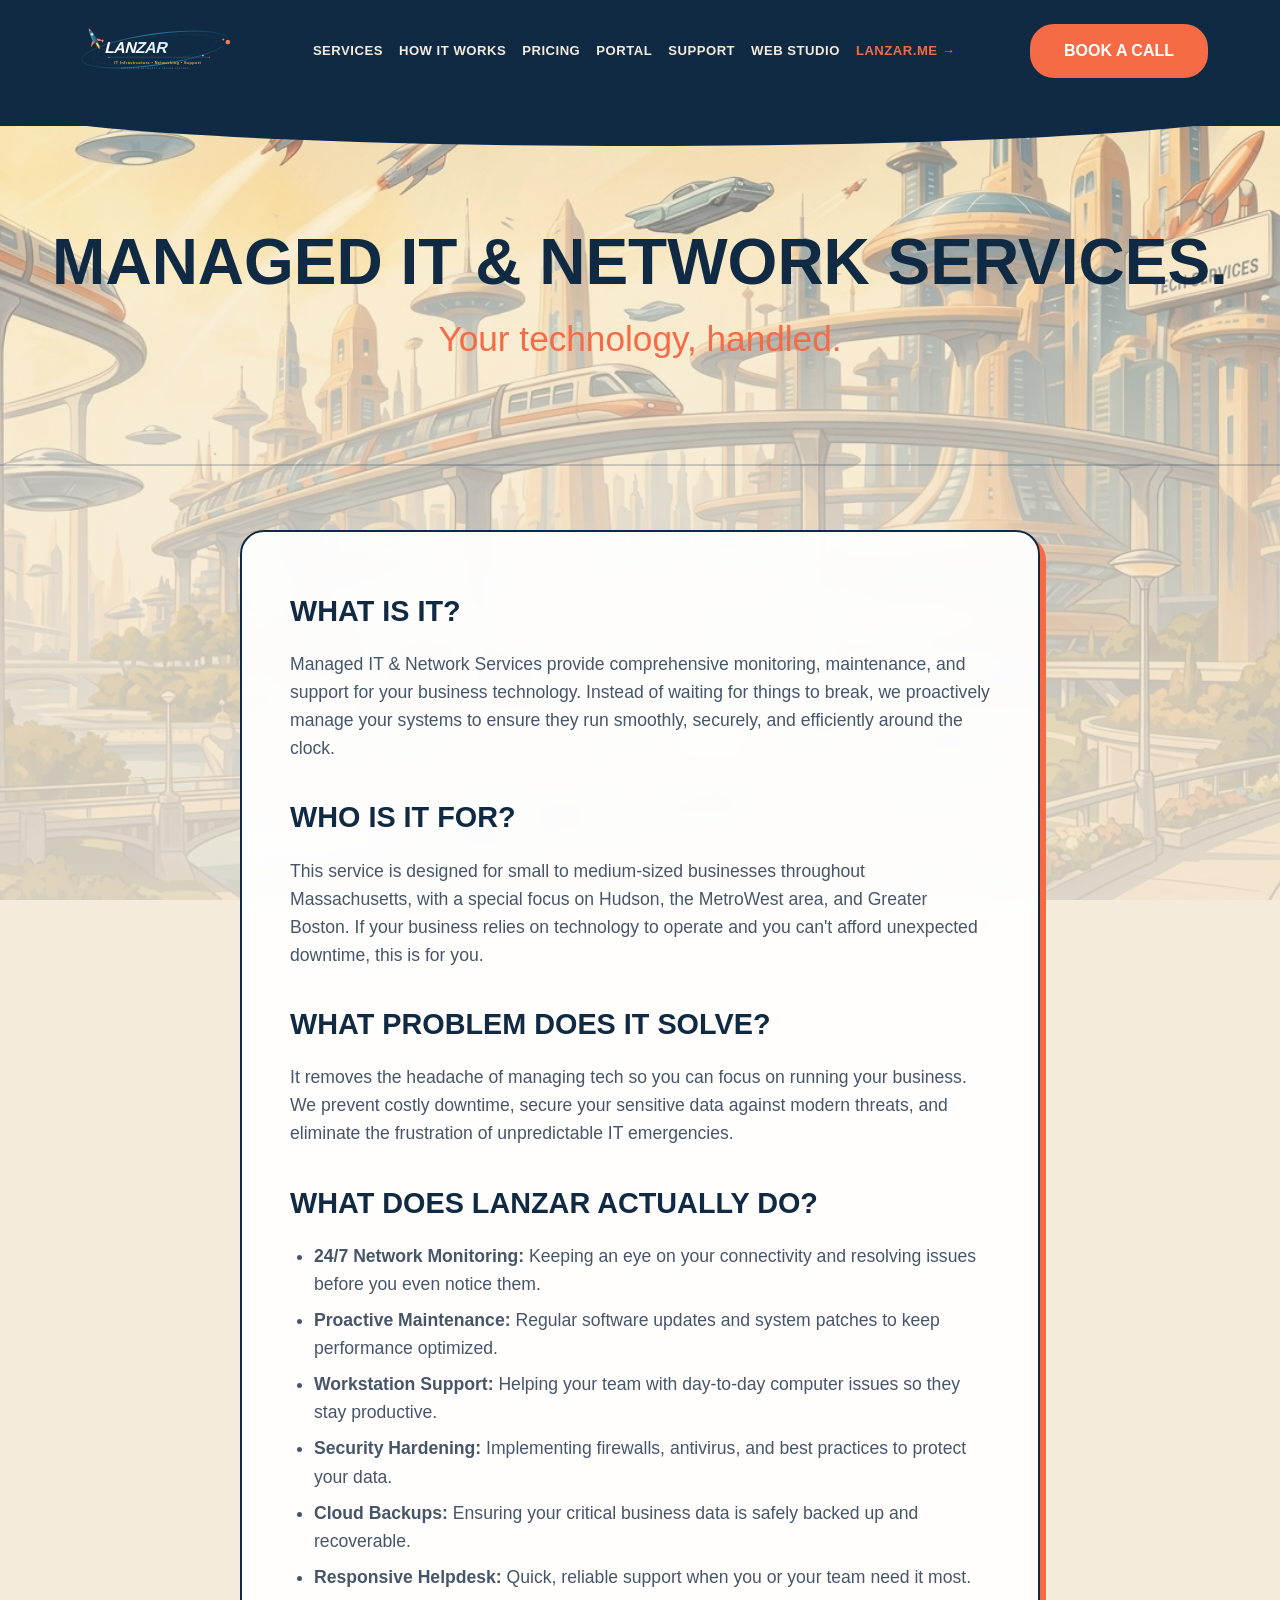
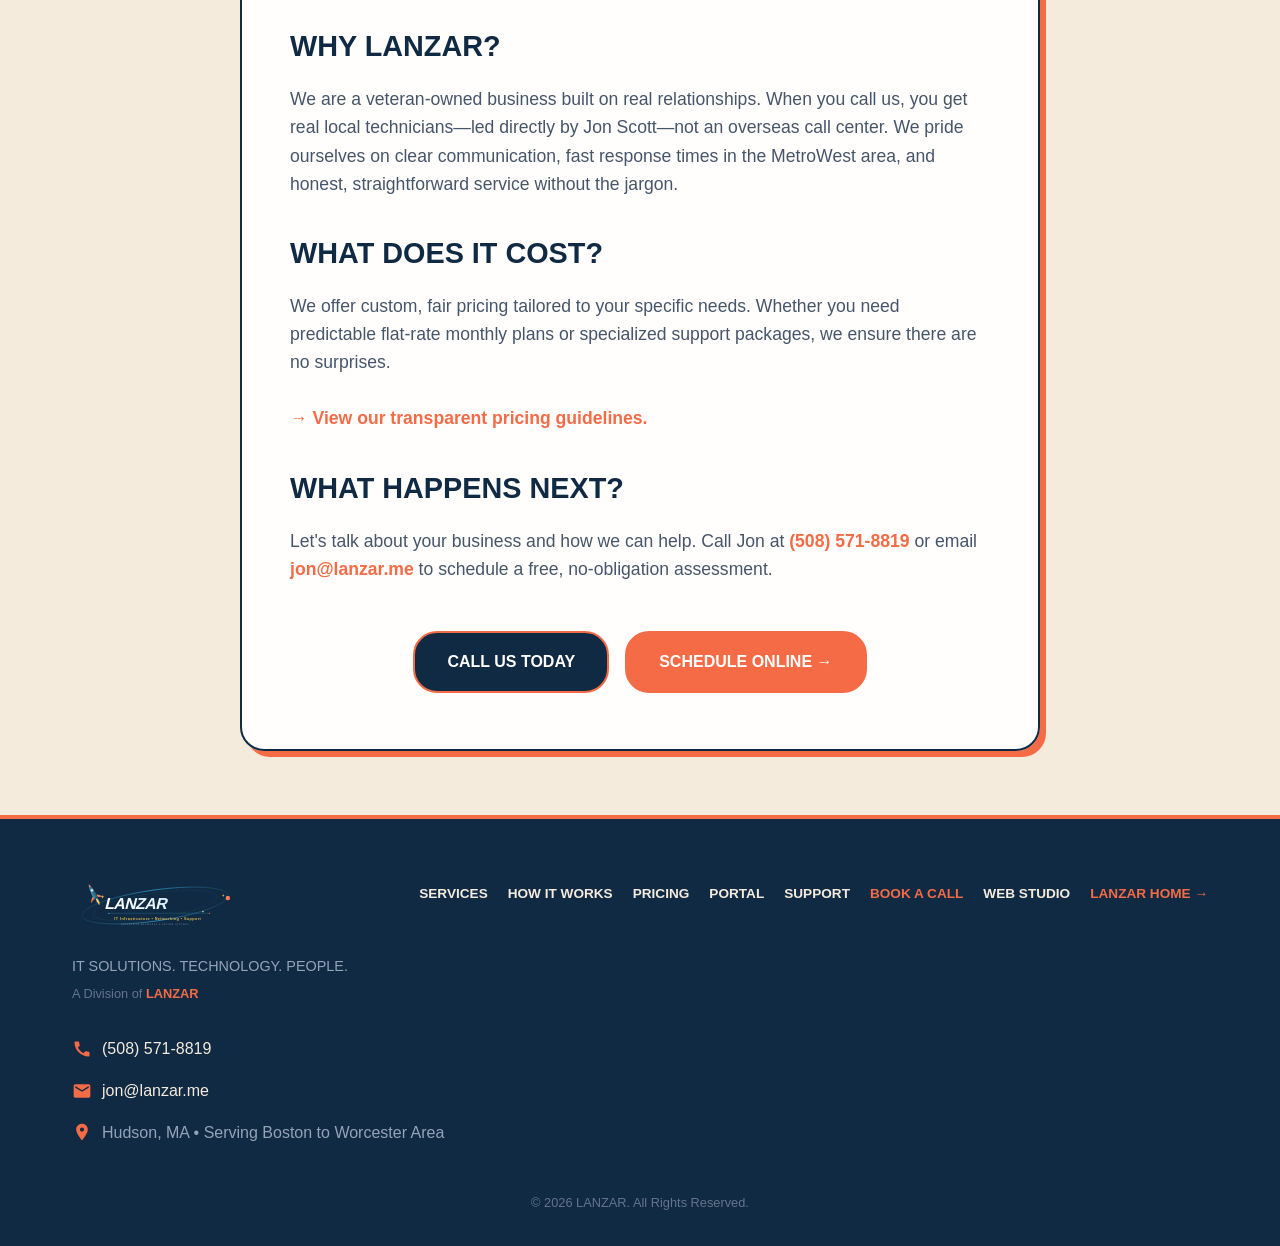
<file: managed-it-support.html>
<!DOCTYPE html>
<html lang="en">
<head>
  <meta charset="UTF-8">
  <meta name="viewport" content="width=device-width, initial-scale=1.0">
  <title>Managed IT & Network Services | LANZAR Tech Services</title>
  <meta name="description" content="Professional Managed IT & Network Services for businesses in Massachusetts, Hudson, MetroWest, and Greater Boston. Prevent downtime and secure your data with LANZAR.">
  <link rel="canonical" href="https://it.lanzar.me/managed-it-support.html">
  <script type="application/ld+json">
  {
    "@context": "https://schema.org",
    "@type": "Service",
    "name": "Managed IT & Network Services",
    "provider": {
      "@type": "LocalBusiness",
      "name": "LANZAR Tech Services",
      "telephone": "+15085718819",
      "email": "jon@lanzar.me",
      "address": {
        "@type": "PostalAddress",
        "addressLocality": "Hudson",
        "addressRegion": "MA",
        "addressCountry": "US"
      }
    },
    "areaServed": {
      "@type": "State",
      "name": "Massachusetts"
    },
    "description": "Comprehensive monitoring, maintenance, and support for business technology in MetroWest and Greater Boston."
  }
  </script>
  <link rel="preconnect" href="https://fonts.googleapis.com">
  <link rel="preconnect" href="https://fonts.gstatic.com" crossorigin>
  <link href="https://fonts.googleapis.com/css2?family=Inter:wght@400;600;700&display=swap" rel="stylesheet">
  <link rel="stylesheet" href="css/main.css">
  <link rel="icon" type="image/svg+xml" href="images/logo-it-light.svg">
  <link rel="icon" type="image/png" sizes="32x32" href="images/favicon-32x32.png">
</head>
<body>
<div class="site-backdrop" aria-hidden="true"></div>

<header class="site-header">
  <div class="container" style="display:flex; justify-content:space-between; align-items:center; position:relative; z-index:20;">
    <a href="https://lanzar.me" aria-label="Go to LANZAR Corporate Homepage" title="Return to LANZAR Corporate Home" style="display:flex; align-items:center; gap: 10px; text-decoration:none;">
      <img src="images/logo-it-light.svg" alt="LANZAR IT" style="height:48px;">
    </a>
    <nav aria-label="Main navigation" style="display:flex; gap:1rem; align-items:center;">
      <a href="index.html">Services</a>
      <a href="index.html#about">How It Works</a>
      <a href="tech-pricing.html">Pricing</a>
      <a href="https://portal.lanzar.me" target="_blank" rel="noopener noreferrer">Portal</a>
      <a href="https://tickets.lanzar.me" target="_blank" rel="noopener noreferrer">Support</a>
      <a href="https://web.lanzar.me" target="_blank" rel="noopener noreferrer">Web Studio</a>
      <a href="https://lanzar.me" style="color:var(--color-primary); font-weight:800;" title="Return to LANZAR Corporate Home">LANZAR.me &rarr;</a>
    </nav>
    <a href="https://calendly.com/jonny-scott79/it-support-consultation" target="_blank" rel="noopener noreferrer" class="btn" style="position:relative; z-index:20;">BOOK A CALL</a>
  </div>
</header>

<main>
  <!-- Hero Section -->
  <section class="hero-section" style="padding: 6.5rem 2rem 4.5rem; position: relative; border-bottom:2px solid rgba(16,42,67,0.2);">
    <div style="max-width:1200px; margin:0 auto; text-align:center;">
      <h1 style="font-size: 4rem; text-transform: uppercase; line-height: 1.0; color: var(--color-navy); margin-bottom: 1.5rem;">Managed IT &amp; Network Services.</h1>
      <p style="font-family: 'Brush Script MT', cursive, sans-serif; font-size: 2.2rem; color: var(--color-primary); margin-bottom: 2rem; line-height:1.2;">Your technology, handled.</p>
    </div>
  </section>

  <!-- Main Content -->
  <section class="section" style="padding:4rem 2rem;">
    <div style="max-width:800px; margin:0 auto; background:rgba(255,255,255,0.94); backdrop-filter:blur(14px); -webkit-backdrop-filter:blur(14px); border: 2px solid var(--color-navy); border-radius:24px; padding:3.5rem 3rem; box-shadow: 6px 6px 0px var(--color-primary);">
      
      <h2 style="color:var(--color-navy); text-transform:uppercase; font-size:1.8rem; margin-bottom:1rem;">What is it?</h2>
      <p style="color:#475569; font-size:1.1rem; line-height:1.6; margin-bottom:2rem;">Managed IT &amp; Network Services provide comprehensive monitoring, maintenance, and support for your business technology. Instead of waiting for things to break, we proactively manage your systems to ensure they run smoothly, securely, and efficiently around the clock.</p>

      <h2 style="color:var(--color-navy); text-transform:uppercase; font-size:1.8rem; margin-bottom:1rem;">Who is it for?</h2>
      <p style="color:#475569; font-size:1.1rem; line-height:1.6; margin-bottom:2rem;">This service is designed for small to medium-sized businesses throughout Massachusetts, with a special focus on Hudson, the MetroWest area, and Greater Boston. If your business relies on technology to operate and you can't afford unexpected downtime, this is for you.</p>

      <h2 style="color:var(--color-navy); text-transform:uppercase; font-size:1.8rem; margin-bottom:1rem;">What problem does it solve?</h2>
      <p style="color:#475569; font-size:1.1rem; line-height:1.6; margin-bottom:2rem;">It removes the headache of managing tech so you can focus on running your business. We prevent costly downtime, secure your sensitive data against modern threats, and eliminate the frustration of unpredictable IT emergencies.</p>

      <h2 style="color:var(--color-navy); text-transform:uppercase; font-size:1.8rem; margin-bottom:1rem;">What does LANZAR actually do?</h2>
      <ul style="color:#475569; font-size:1.1rem; line-height:1.6; margin-bottom:2rem; padding-left:1.5rem;">
        <li style="margin-bottom:0.5rem;"><strong>24/7 Network Monitoring:</strong> Keeping an eye on your connectivity and resolving issues before you even notice them.</li>
        <li style="margin-bottom:0.5rem;"><strong>Proactive Maintenance:</strong> Regular software updates and system patches to keep performance optimized.</li>
        <li style="margin-bottom:0.5rem;"><strong>Workstation Support:</strong> Helping your team with day-to-day computer issues so they stay productive.</li>
        <li style="margin-bottom:0.5rem;"><strong>Security Hardening:</strong> Implementing firewalls, antivirus, and best practices to protect your data.</li>
        <li style="margin-bottom:0.5rem;"><strong>Cloud Backups:</strong> Ensuring your critical business data is safely backed up and recoverable.</li>
        <li style="margin-bottom:0.5rem;"><strong>Responsive Helpdesk:</strong> Quick, reliable support when you or your team need it most.</li>
      </ul>

      <h2 style="color:var(--color-navy); text-transform:uppercase; font-size:1.8rem; margin-bottom:1rem;">Why LANZAR?</h2>
      <p style="color:#475569; font-size:1.1rem; line-height:1.6; margin-bottom:2rem;">We are a veteran-owned business built on real relationships. When you call us, you get real local technicians&mdash;led directly by Jon Scott&mdash;not an overseas call center. We pride ourselves on clear communication, fast response times in the MetroWest area, and honest, straightforward service without the jargon.</p>

      <h2 style="color:var(--color-navy); text-transform:uppercase; font-size:1.8rem; margin-bottom:1rem;">What does it cost?</h2>
      <p style="color:#475569; font-size:1.1rem; line-height:1.6; margin-bottom:2rem;">We offer custom, fair pricing tailored to your specific needs. Whether you need predictable flat-rate monthly plans or specialized support packages, we ensure there are no surprises. <br><br> <a href="tech-pricing.html" style="color:var(--color-primary); font-weight:700; text-decoration:none;">&rarr; View our transparent pricing guidelines.</a></p>

      <h2 style="color:var(--color-navy); text-transform:uppercase; font-size:1.8rem; margin-bottom:1rem;">What happens next?</h2>
      <p style="color:#475569; font-size:1.1rem; line-height:1.6; margin-bottom:2rem;">Let's talk about your business and how we can help. Call Jon at <a href="tel:+15085718819" style="color:var(--color-primary); font-weight:700; text-decoration:none;">(508) 571-8819</a> or email <a href="mailto:jon@lanzar.me" style="color:var(--color-primary); font-weight:700; text-decoration:none;">jon@lanzar.me</a> to schedule a free, no-obligation assessment.</p>

      <div style="text-align:center; margin-top:3rem; display:flex; justify-content:center; gap:1rem; flex-wrap:wrap;">
        <a href="tel:+15085718819" class="btn" style="background:var(--color-navy); color:white; border-radius:24px; display:inline-block; padding:1rem 2rem; text-decoration:none; font-weight:bold;">CALL US TODAY</a>
        <a href="https://calendly.com/jonny-scott79/it-support-consultation" target="_blank" rel="noopener noreferrer" class="btn" style="background:var(--color-primary); color:white; border-radius:24px; display:inline-block; padding:1rem 2rem; text-decoration:none; font-weight:bold;">SCHEDULE ONLINE &rarr;</a>
      </div>
    </div>
  </section>
</main>

<footer class="site-footer" style="background:var(--color-navy); color:white; padding:4rem 2rem 2rem; border-top:4px solid var(--color-primary); position:relative; overflow:hidden;">
  
  
  <div class="container" style="max-width:1200px; margin:0 auto; display:flex; justify-content:space-between; align-items:flex-start; flex-wrap:wrap; gap:2rem; position:relative; z-index:2;">
    
    <div style="max-width:300px;">
      <a href="https://lanzar.me" aria-label="Go to LANZAR Corporate Homepage" title="Return to LANZAR Corporate Home" style="display:flex; align-items:center; gap: 10px; margin-bottom:1.5rem; text-decoration:none;">
      <img src="images/logo-it-light.svg" alt="LANZAR IT" style="height:48px;">
    </a>
      <p style="color:#94a3b8; font-size:0.9rem;">IT SOLUTIONS. TECHNOLOGY. PEOPLE.</p>
      <p style="color:#64748b; font-size:0.8rem; margin-top:0.4rem;">A Division of <a href="https://lanzar.me" style="color:var(--color-primary); text-decoration:none; font-weight:600;">LANZAR</a></p>
    </div>
    
    <div style="display:flex; gap:1.25rem; text-transform:uppercase; font-size:0.85rem; font-weight:700; align-items:center; flex-wrap:wrap;">
      <a href="index.html" style="color:var(--color-cream); text-decoration:none;">Services</a>
      <a href="index.html#about" style="color:var(--color-cream); text-decoration:none;">How It Works</a>
      <a href="tech-pricing.html" style="color:var(--color-cream); text-decoration:none;">Pricing</a>
      <a href="https://portal.lanzar.me" target="_blank" rel="noopener noreferrer" style="color:var(--color-cream); text-decoration:none;">Portal</a>
      <a href="https://tickets.lanzar.me" target="_blank" rel="noopener noreferrer" style="color:var(--color-cream); text-decoration:none;">Support</a>
      <a href="https://calendly.com/jonny-scott79/it-support-consultation" target="_blank" rel="noopener noreferrer" style="color:var(--color-primary); text-decoration:none;">Book a Call</a>
      <a href="https://web.lanzar.me" target="_blank" rel="noopener noreferrer" style="color:var(--color-cream); text-decoration:none;">Web Studio</a>
      <a href="https://lanzar.me" style="color:var(--color-primary); text-decoration:none;">LANZAR Home &rarr;</a>
    </div>

    <div style="display:flex; flex-direction:column; gap:1rem;">
      <a href="tel:+15085718819" style="color:var(--color-cream); display:flex; align-items:center; gap:10px; text-decoration:none;">
        <svg width="20" height="20" fill="var(--color-primary)" viewBox="0 0 24 24"><path d="M20.01 15.38c-1.23 0-2.42-.2-3.53-.56a.977.977 0 0 0-1.01.24l-1.57 1.97c-2.83-1.35-5.48-3.9-6.89-6.83l1.95-1.66c.27-.28.35-.67.24-1.02-.37-1.11-.56-2.3-.56-3.53 0-.54-.45-.99-.99-.99H4.19C3.65 3 3 3.24 3 3.99 3 13.28 10.73 21 20.01 21c.71 0 .99-.63.99-1.18v-3.45c0-.54-.45-.99-.99-.99z"/></svg>
        (508) 571-8819
      </a>
      <a href="mailto:jon@lanzar.me" style="color:var(--color-cream); display:flex; align-items:center; gap:10px; text-decoration:none;">
        <svg width="20" height="20" fill="var(--color-primary)" viewBox="0 0 24 24"><path d="M20 4H4c-1.1 0-1.99.9-1.99 2L2 18c0 1.1.9 2 2 2h16c1.1 0 2-.9 2-2V6c0-1.1-.9-2-2-2zm0 4l-8 5-8-5V6l8 5 8-5v2z"/></svg>
        jon@lanzar.me
      </a>
      <div style="color:#94a3b8; display:flex; align-items:center; gap:10px;">
        <svg width="20" height="20" fill="var(--color-primary)" viewBox="0 0 24 24"><path d="M12 2C8.13 2 5 5.13 5 9c0 5.25 7 13 7 13s7-7.75 7-13c0-3.87-3.13-7-7-7zm0 9.5c-1.38 0-2.5-1.12-2.5-2.5s1.12-2.5 2.5-2.5 2.5 1.12 2.5 2.5-1.12 2.5-2.5 2.5z"/></svg>
        Hudson, MA &bull; Serving Boston to Worcester Area
      </div>
    </div>

  </div>
  <div style="text-align:center; margin-top:3rem; font-size:0.8rem; color:#64748b; position:relative; z-index:2;">
    &copy; 2026 LANZAR. All Rights Reserved.
  </div>
</footer>

</body>
</html>
</file>
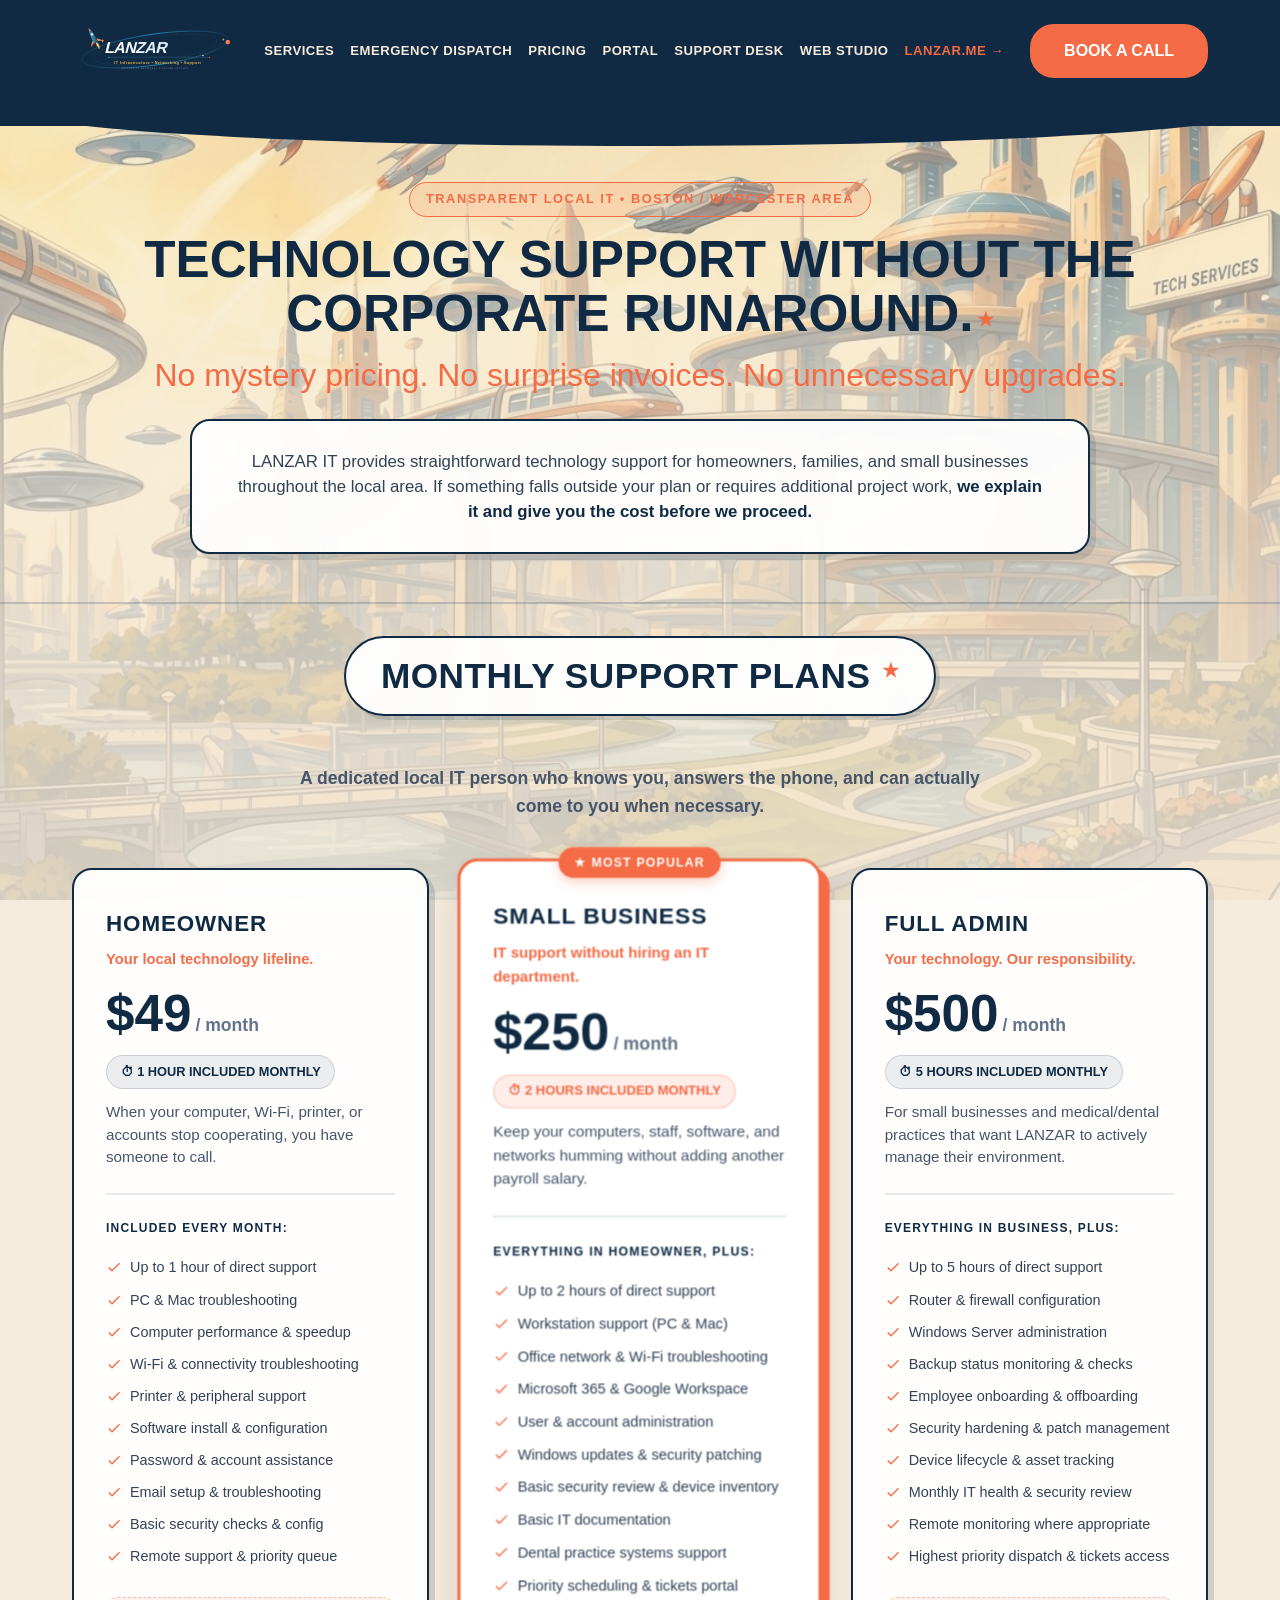
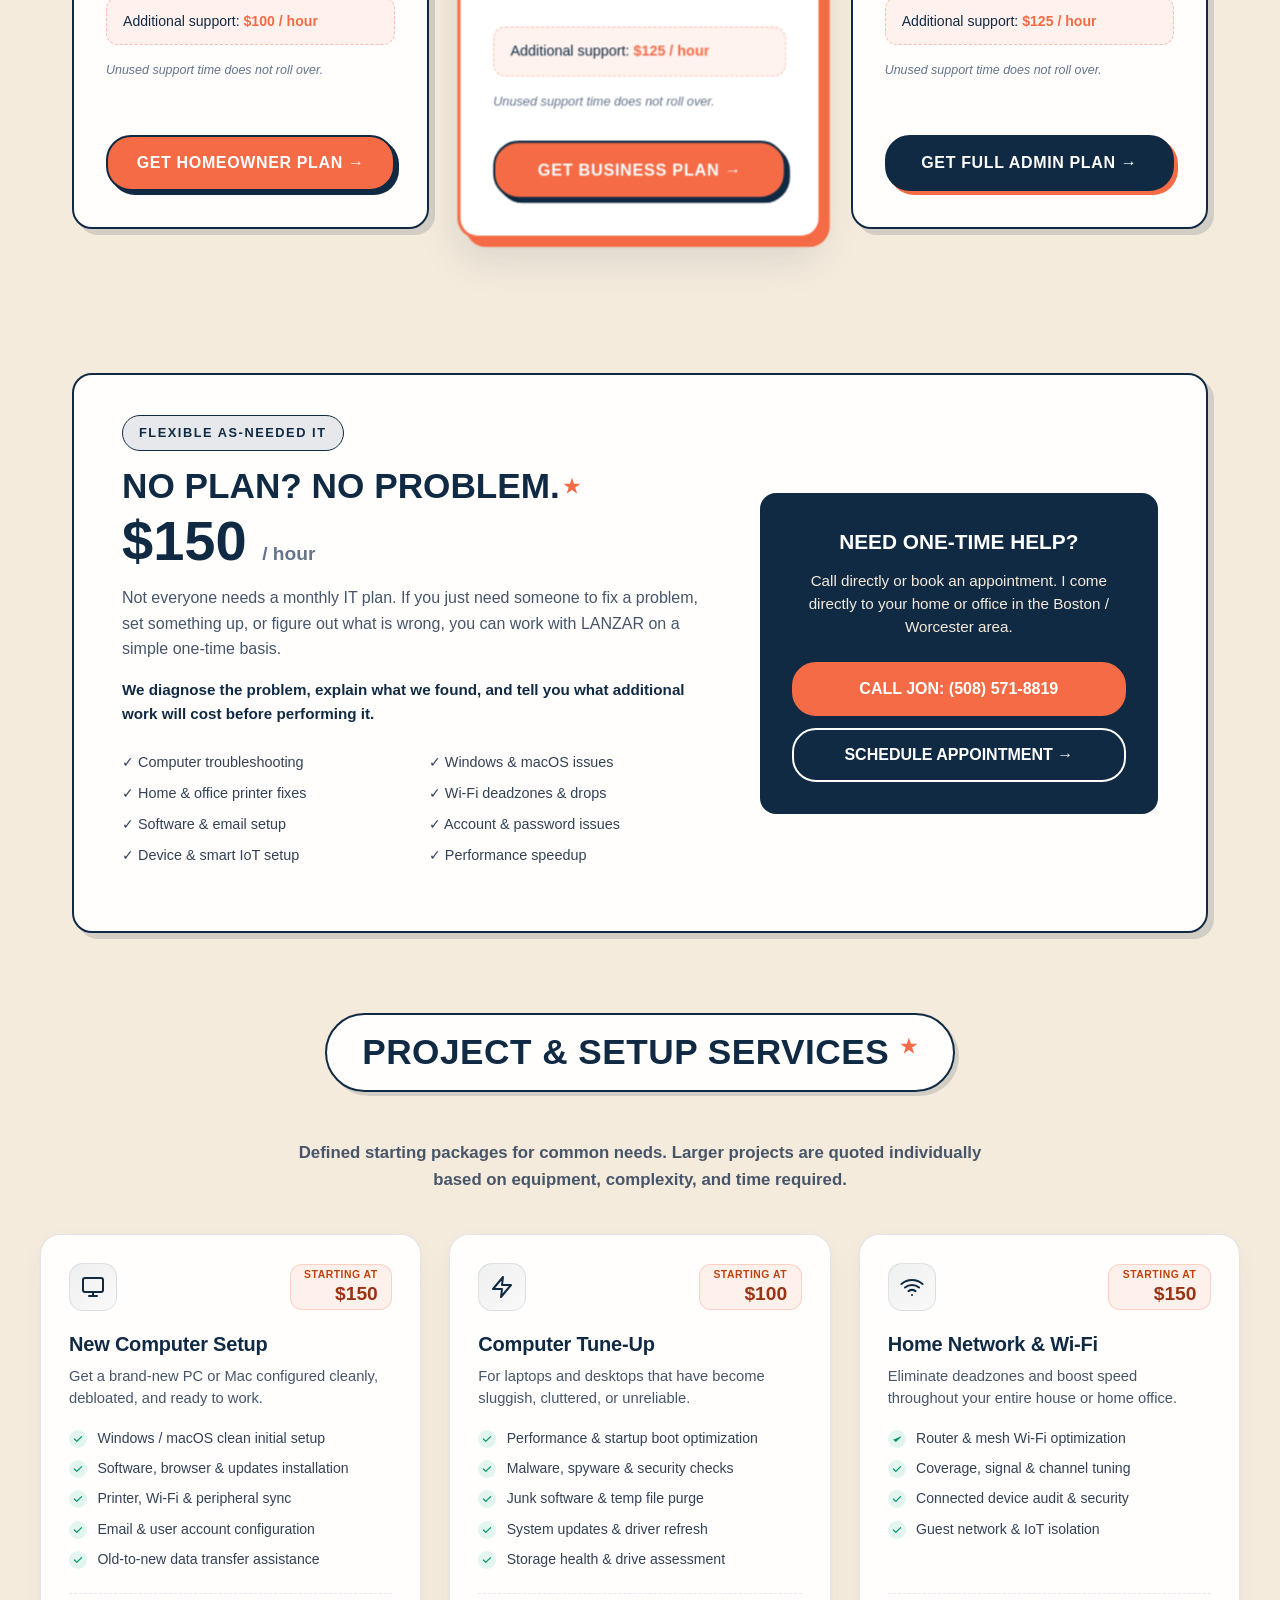
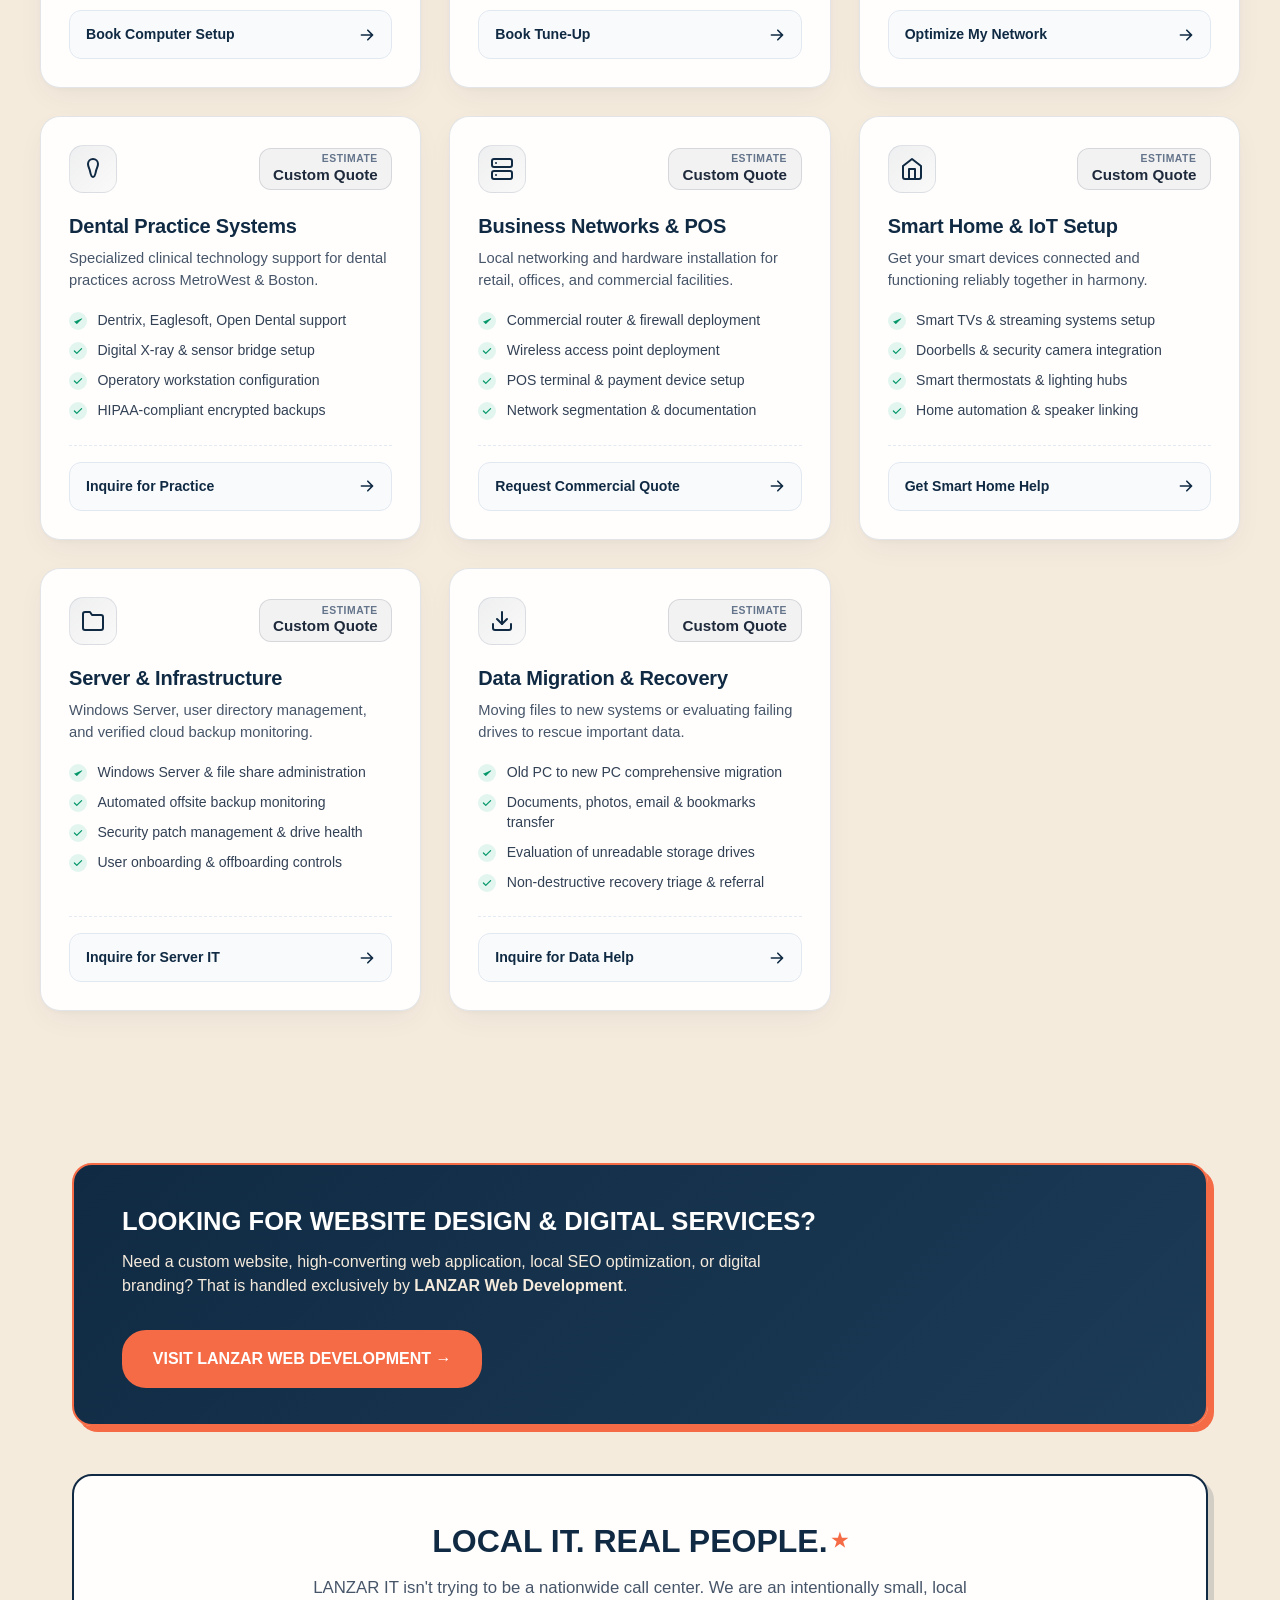
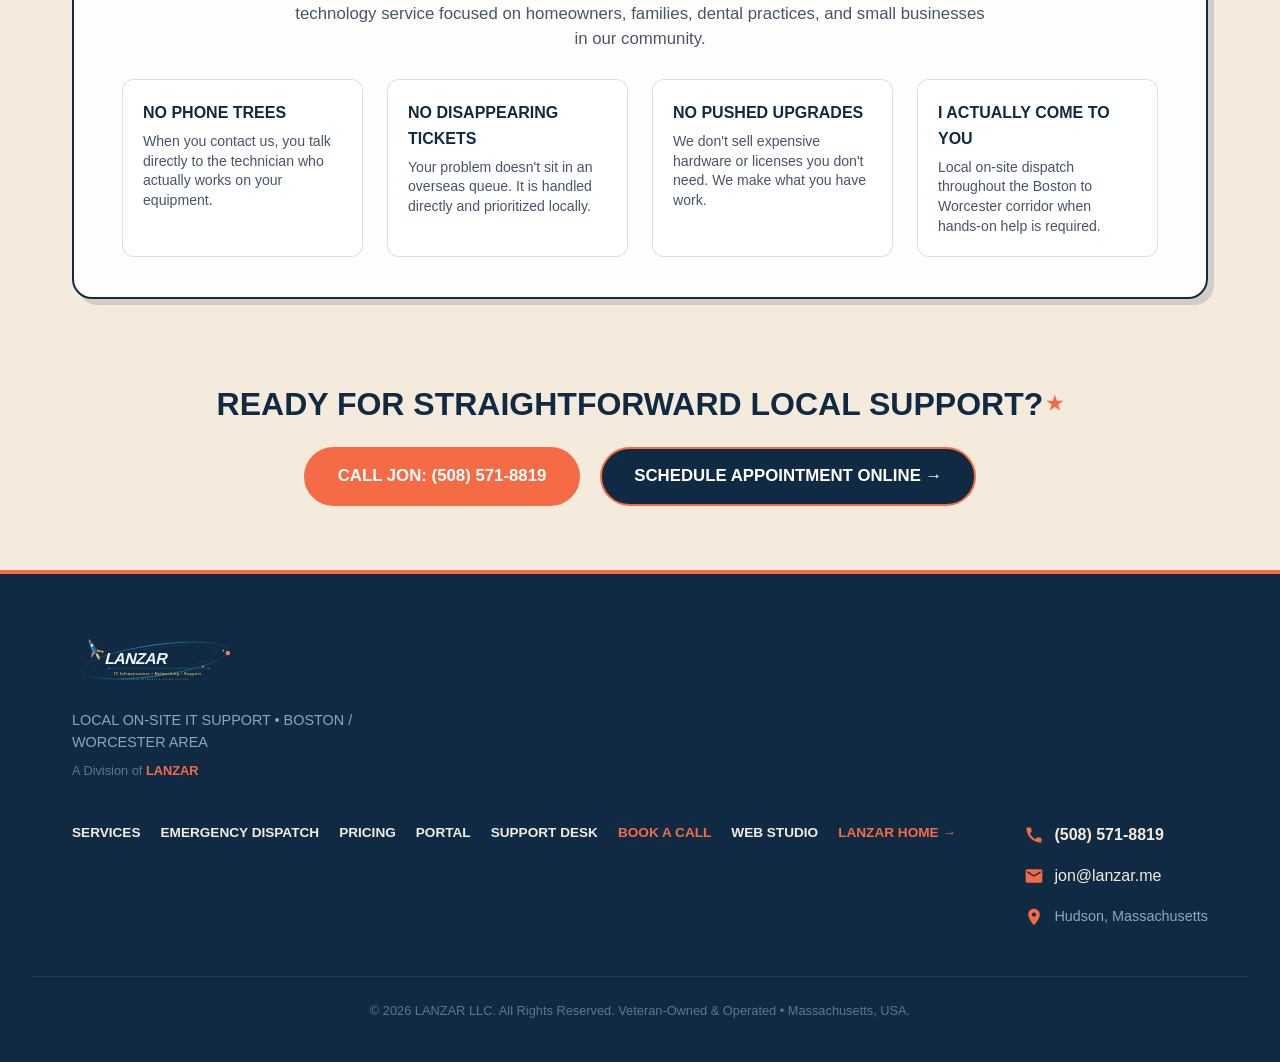
<file: tech-pricing.html>
<!DOCTYPE html>
<html lang="en">
<head>
  <meta charset="UTF-8">
  <meta name="viewport" content="width=device-width, initial-scale=1.0">
  <title>Pricing & Support Plans | LANZAR IT</title>
  <meta name="description" content="Straightforward, transparent technology support pricing for homeowners, dental practices, and small businesses in the Boston to Worcester area. No mystery pricing.">
  <link rel="canonical" href="https://it.lanzar.me/tech-pricing.html">
  <link rel="preconnect" href="https://fonts.googleapis.com">
  <link rel="preconnect" href="https://fonts.gstatic.com" crossorigin>
  <link href="https://fonts.googleapis.com/css2?family=Inter:wght@400;600;700;800&display=swap" rel="stylesheet">
  <link rel="stylesheet" href="css/main.css">
  <link rel="icon" type="image/svg+xml" href="images/logo-it-light.svg">
  <link rel="icon" type="image/png" sizes="32x32" href="images/favicon-32x32.png">
</head>
<body>
<div class="site-backdrop" aria-hidden="true"></div>

<header class="site-header">
  <div class="container" style="display:flex; justify-content:space-between; align-items:center; position:relative; z-index:20;">
    <a href="https://lanzar.me" aria-label="Go to LANZAR Corporate Homepage" title="Return to LANZAR Corporate Home" style="display:flex; align-items:center; gap: 10px; text-decoration:none;">
      <img src="images/logo-it-light.svg" alt="LANZAR IT" style="height:48px;">
    </a>
    <nav aria-label="Main navigation" style="display:flex; gap:1rem; align-items:center;">
      <a href="index.html">Services</a>
      <a href="index.html#emergency">Emergency Dispatch</a>
      <a href="tech-pricing.html">Pricing</a>
      <a href="https://portal.lanzar.me" target="_blank" rel="noopener noreferrer">Portal</a>
      <a href="https://tickets.lanzar.me" target="_blank" rel="noopener noreferrer">Support Desk</a>
      <a href="https://web.lanzar.me" target="_blank" rel="noopener noreferrer">Web Studio</a>
      <a href="https://lanzar.me" style="color:var(--color-primary); font-weight:800;" title="Return to LANZAR Corporate Home">LANZAR.me &rarr;</a>
    </nav>
    <a href="https://calendly.com/jonny-scott79/it-support-consultation" target="_blank" rel="noopener noreferrer" class="btn" style="position:relative; z-index:20;">BOOK A CALL</a>
  </div>
</header>

<main>
  <!-- Hero Section -->
  <section class="pricing-hero">
    <div class="container">
      <div class="pricing-badge">
        TRANSPARENT LOCAL IT &bull; BOSTON / WORCESTER AREA
      </div>
      <h1>Technology Support Without The Corporate Runaround.<span class="decor-star">&#9733;</span></h1>
      <p class="script-text" style="font-size:2rem; color:var(--color-primary); margin:0;">
        No mystery pricing. No surprise invoices. No unnecessary upgrades.
      </p>

      <div class="pricing-guarantee-card">
        <p>
          LANZAR IT provides straightforward technology support for homeowners, families, and small businesses throughout the local area. 
          If something falls outside your plan or requires additional project work, <strong>we explain it and give you the cost before we proceed.</strong>
        </p>
      </div>
    </div>
  </section>

  <!-- Section: Monthly Support Plans -->
  <section style="padding: 2rem 1.5rem 3rem;">
    <div class="container">
      <div style="text-align:center;">
        <h2 class="section-header-badge">
          MONTHLY SUPPORT PLANS <span class="decor-star">&#9733;</span>
        </h2>
        <p style="color:#475569; font-size:1.1rem; max-width:680px; margin: 0.5rem auto 0; font-weight:600;">
          A dedicated local IT person who knows you, answers the phone, and can actually come to you when necessary.
        </p>
      </div>

      <div class="plans-grid">
        
        <!-- Plan 1: Homeowner -->
        <div class="plan-card">
          <div>
            <div class="plan-header">
              <h3 class="plan-name">Homeowner</h3>
              <p class="plan-tagline">Your local technology lifeline.</p>
              <div class="plan-price-wrap">
                <span class="plan-price">$49</span>
                <span class="plan-period">/ month</span>
              </div>
              <div class="plan-hours-pill">
                &#9201; 1 HOUR INCLUDED MONTHLY
              </div>
              <p class="plan-desc">
                When your computer, Wi-Fi, printer, or accounts stop cooperating, you have someone to call.
              </p>
            </div>

            <div class="plan-body">
              <div class="plan-section-label">INCLUDED EVERY MONTH:</div>
              <ul class="plan-list">
                <li><svg width="16" height="16" viewBox="0 0 24 24" fill="currentColor"><path d="M9 16.17L4.83 12l-1.42 1.41L9 19 21 7l-1.41-1.41z"/></svg> Up to 1 hour of direct support</li>
                <li><svg width="16" height="16" viewBox="0 0 24 24" fill="currentColor"><path d="M9 16.17L4.83 12l-1.42 1.41L9 19 21 7l-1.41-1.41z"/></svg> PC &amp; Mac troubleshooting</li>
                <li><svg width="16" height="16" viewBox="0 0 24 24" fill="currentColor"><path d="M9 16.17L4.83 12l-1.42 1.41L9 19 21 7l-1.41-1.41z"/></svg> Computer performance &amp; speedup</li>
                <li><svg width="16" height="16" viewBox="0 0 24 24" fill="currentColor"><path d="M9 16.17L4.83 12l-1.42 1.41L9 19 21 7l-1.41-1.41z"/></svg> Wi-Fi &amp; connectivity troubleshooting</li>
                <li><svg width="16" height="16" viewBox="0 0 24 24" fill="currentColor"><path d="M9 16.17L4.83 12l-1.42 1.41L9 19 21 7l-1.41-1.41z"/></svg> Printer &amp; peripheral support</li>
                <li><svg width="16" height="16" viewBox="0 0 24 24" fill="currentColor"><path d="M9 16.17L4.83 12l-1.42 1.41L9 19 21 7l-1.41-1.41z"/></svg> Software install &amp; configuration</li>
                <li><svg width="16" height="16" viewBox="0 0 24 24" fill="currentColor"><path d="M9 16.17L4.83 12l-1.42 1.41L9 19 21 7l-1.41-1.41z"/></svg> Password &amp; account assistance</li>
                <li><svg width="16" height="16" viewBox="0 0 24 24" fill="currentColor"><path d="M9 16.17L4.83 12l-1.42 1.41L9 19 21 7l-1.41-1.41z"/></svg> Email setup &amp; troubleshooting</li>
                <li><svg width="16" height="16" viewBox="0 0 24 24" fill="currentColor"><path d="M9 16.17L4.83 12l-1.42 1.41L9 19 21 7l-1.41-1.41z"/></svg> Basic security checks &amp; config</li>
                <li><svg width="16" height="16" viewBox="0 0 24 24" fill="currentColor"><path d="M9 16.17L4.83 12l-1.42 1.41L9 19 21 7l-1.41-1.41z"/></svg> Remote support &amp; priority queue</li>
              </ul>

              <div class="plan-rate-box">
                Additional support: <strong>$100 / hour</strong>
              </div>
              <p class="plan-rollover-note">Unused support time does not roll over.</p>
            </div>
          </div>

          <a href="https://buy.stripe.com/14A5kx8RO5BEdcga083oA01" target="_blank" rel="noopener noreferrer" class="plan-cta-btn primary-btn">
            GET HOMEOWNER PLAN &rarr;
          </a>
        </div>

        <!-- Plan 2: Small Business (Featured) -->
        <div class="plan-card featured">
          <div class="popular-badge">&#9733; MOST POPULAR</div>
          <div>
            <div class="plan-header">
              <h3 class="plan-name">Small Business</h3>
              <p class="plan-tagline">IT support without hiring an IT department.</p>
              <div class="plan-price-wrap">
                <span class="plan-price">$250</span>
                <span class="plan-period">/ month</span>
              </div>
              <div class="plan-hours-pill">
                &#9201; 2 HOURS INCLUDED MONTHLY
              </div>
              <p class="plan-desc">
                Keep your computers, staff, software, and networks humming without adding another payroll salary.
              </p>
            </div>

            <div class="plan-body">
              <div class="plan-section-label">EVERYTHING IN HOMEOWNER, PLUS:</div>
              <ul class="plan-list">
                <li><svg width="16" height="16" viewBox="0 0 24 24" fill="currentColor"><path d="M9 16.17L4.83 12l-1.42 1.41L9 19 21 7l-1.41-1.41z"/></svg> Up to 2 hours of direct support</li>
                <li><svg width="16" height="16" viewBox="0 0 24 24" fill="currentColor"><path d="M9 16.17L4.83 12l-1.42 1.41L9 19 21 7l-1.41-1.41z"/></svg> Workstation support (PC &amp; Mac)</li>
                <li><svg width="16" height="16" viewBox="0 0 24 24" fill="currentColor"><path d="M9 16.17L4.83 12l-1.42 1.41L9 19 21 7l-1.41-1.41z"/></svg> Office network &amp; Wi-Fi troubleshooting</li>
                <li><svg width="16" height="16" viewBox="0 0 24 24" fill="currentColor"><path d="M9 16.17L4.83 12l-1.42 1.41L9 19 21 7l-1.41-1.41z"/></svg> Microsoft 365 &amp; Google Workspace</li>
                <li><svg width="16" height="16" viewBox="0 0 24 24" fill="currentColor"><path d="M9 16.17L4.83 12l-1.42 1.41L9 19 21 7l-1.41-1.41z"/></svg> User &amp; account administration</li>
                <li><svg width="16" height="16" viewBox="0 0 24 24" fill="currentColor"><path d="M9 16.17L4.83 12l-1.42 1.41L9 19 21 7l-1.41-1.41z"/></svg> Windows updates &amp; security patching</li>
                <li><svg width="16" height="16" viewBox="0 0 24 24" fill="currentColor"><path d="M9 16.17L4.83 12l-1.42 1.41L9 19 21 7l-1.41-1.41z"/></svg> Basic security review &amp; device inventory</li>
                <li><svg width="16" height="16" viewBox="0 0 24 24" fill="currentColor"><path d="M9 16.17L4.83 12l-1.42 1.41L9 19 21 7l-1.41-1.41z"/></svg> Basic IT documentation</li>
                <li><svg width="16" height="16" viewBox="0 0 24 24" fill="currentColor"><path d="M9 16.17L4.83 12l-1.42 1.41L9 19 21 7l-1.41-1.41z"/></svg> Dental practice systems support</li>
                <li><svg width="16" height="16" viewBox="0 0 24 24" fill="currentColor"><path d="M9 16.17L4.83 12l-1.42 1.41L9 19 21 7l-1.41-1.41z"/></svg> Priority scheduling &amp; tickets portal</li>
              </ul>

              <div class="plan-rate-box">
                Additional support: <strong>$125 / hour</strong>
              </div>
              <p class="plan-rollover-note">Unused support time does not roll over.</p>
            </div>
          </div>

          <a href="https://buy.stripe.com/aFa4gtgkg4xAfkofks3oA04" target="_blank" rel="noopener noreferrer" class="plan-cta-btn primary-btn" style="background:var(--color-primary); color:white;">
            GET BUSINESS PLAN &rarr;
          </a>
        </div>

        <!-- Plan 3: Full Admin -->
        <div class="plan-card">
          <div>
            <div class="plan-header">
              <h3 class="plan-name">Full Admin</h3>
              <p class="plan-tagline">Your technology. Our responsibility.</p>
              <div class="plan-price-wrap">
                <span class="plan-price">$500</span>
                <span class="plan-period">/ month</span>
              </div>
              <div class="plan-hours-pill">
                &#9201; 5 HOURS INCLUDED MONTHLY
              </div>
              <p class="plan-desc">
                For small businesses and medical/dental practices that want LANZAR to actively manage their environment.
              </p>
            </div>

            <div class="plan-body">
              <div class="plan-section-label">EVERYTHING IN BUSINESS, PLUS:</div>
              <ul class="plan-list">
                <li><svg width="16" height="16" viewBox="0 0 24 24" fill="currentColor"><path d="M9 16.17L4.83 12l-1.42 1.41L9 19 21 7l-1.41-1.41z"/></svg> Up to 5 hours of direct support</li>
                <li><svg width="16" height="16" viewBox="0 0 24 24" fill="currentColor"><path d="M9 16.17L4.83 12l-1.42 1.41L9 19 21 7l-1.41-1.41z"/></svg> Router &amp; firewall configuration</li>
                <li><svg width="16" height="16" viewBox="0 0 24 24" fill="currentColor"><path d="M9 16.17L4.83 12l-1.42 1.41L9 19 21 7l-1.41-1.41z"/></svg> Windows Server administration</li>
                <li><svg width="16" height="16" viewBox="0 0 24 24" fill="currentColor"><path d="M9 16.17L4.83 12l-1.42 1.41L9 19 21 7l-1.41-1.41z"/></svg> Backup status monitoring &amp; checks</li>
                <li><svg width="16" height="16" viewBox="0 0 24 24" fill="currentColor"><path d="M9 16.17L4.83 12l-1.42 1.41L9 19 21 7l-1.41-1.41z"/></svg> Employee onboarding &amp; offboarding</li>
                <li><svg width="16" height="16" viewBox="0 0 24 24" fill="currentColor"><path d="M9 16.17L4.83 12l-1.42 1.41L9 19 21 7l-1.41-1.41z"/></svg> Security hardening &amp; patch management</li>
                <li><svg width="16" height="16" viewBox="0 0 24 24" fill="currentColor"><path d="M9 16.17L4.83 12l-1.42 1.41L9 19 21 7l-1.41-1.41z"/></svg> Device lifecycle &amp; asset tracking</li>
                <li><svg width="16" height="16" viewBox="0 0 24 24" fill="currentColor"><path d="M9 16.17L4.83 12l-1.42 1.41L9 19 21 7l-1.41-1.41z"/></svg> Monthly IT health &amp; security review</li>
                <li><svg width="16" height="16" viewBox="0 0 24 24" fill="currentColor"><path d="M9 16.17L4.83 12l-1.42 1.41L9 19 21 7l-1.41-1.41z"/></svg> Remote monitoring where appropriate</li>
                <li><svg width="16" height="16" viewBox="0 0 24 24" fill="currentColor"><path d="M9 16.17L4.83 12l-1.42 1.41L9 19 21 7l-1.41-1.41z"/></svg> Highest priority dispatch &amp; tickets access</li>
              </ul>

              <div class="plan-rate-box">
                Additional support: <strong>$125 / hour</strong>
              </div>
              <p class="plan-rollover-note">Unused support time does not roll over.</p>
            </div>
          </div>

          <a href="https://buy.stripe.com/dRmeV7d842psdcgego3oA05" target="_blank" rel="noopener noreferrer" class="plan-cta-btn navy-btn">
            GET FULL ADMIN PLAN &rarr;
          </a>
        </div>

      </div>
    </div>
  </section>

  <!-- Section: One-Time Support -->
  <section class="container">
    <div class="onetime-card">
      <div>
        <div class="pricing-badge" style="background:rgba(16,42,67,0.1); color:var(--color-navy); border-color:var(--color-navy);">
          FLEXIBLE AS-NEEDED IT
        </div>
        <h2 style="font-size:2.2rem; text-transform:uppercase; color:var(--color-navy); margin:0 0 0.5rem; line-height:1.1;">
          No Plan? No Problem.<span class="decor-star">&#9733;</span>
        </h2>
        <div class="onetime-price-tag">
          $150 <span>/ hour</span>
        </div>
        <p style="color:#475569; font-size:1rem; line-height:1.6; margin:0 0 1rem;">
          Not everyone needs a monthly IT plan. If you just need someone to fix a problem, set something up, or figure out what is wrong, you can work with LANZAR on a simple one-time basis.
        </p>
        <p style="color:var(--color-navy); font-weight:700; font-size:0.95rem; margin:0;">
          We diagnose the problem, explain what we found, and tell you what additional work will cost <strong>before performing it.</strong>
        </p>

        <div class="onetime-grid">
          <span>&#10003; Computer troubleshooting</span>
          <span>&#10003; Windows &amp; macOS issues</span>
          <span>&#10003; Home &amp; office printer fixes</span>
          <span>&#10003; Wi-Fi deadzones &amp; drops</span>
          <span>&#10003; Software &amp; email setup</span>
          <span>&#10003; Account &amp; password issues</span>
          <span>&#10003; Device &amp; smart IoT setup</span>
          <span>&#10003; Performance speedup</span>
        </div>
      </div>

      <div style="background:var(--color-navy); color:white; border-radius:16px; padding:2rem; text-align:center;">
        <h3 style="font-size:1.3rem; text-transform:uppercase; margin:0 0 0.75rem; color:white;">Need One-Time Help?</h3>
        <p style="color:var(--color-cream); font-size:0.95rem; line-height:1.5; margin:0 0 1.5rem;">
          Call directly or book an appointment. I come directly to your home or office in the Boston / Worcester area.
        </p>
        <a href="tel:+15085718819" class="btn" style="background:var(--color-primary); color:white; display:block; margin-bottom:0.75rem;">
          CALL JON: (508) 571-8819
        </a>
        <a href="https://calendly.com/jonny-scott79/it-support-consultation" target="_blank" rel="noopener noreferrer" class="btn btn-outline-white" style="display:block;">
          SCHEDULE APPOINTMENT &rarr;
        </a>
      </div>
    </div>
  </section>

  <!-- Section: Project Services -->
  <section class="container" style="padding: 2rem 0 3rem;">
    <div style="text-align:center;">
      <h2 class="section-header-badge">
        PROJECT &amp; SETUP SERVICES <span class="decor-star">&#9733;</span>
      </h2>
      <p style="color:#475569; font-size:1.05rem; max-width:700px; margin: 0.5rem auto 0; font-weight:600;">
        Defined starting packages for common needs. Larger projects are quoted individually based on equipment, complexity, and time required.
      </p>
    </div>

    <div class="project-cards-grid">
      
      <!-- 1. New Computer Setup -->
      <div class="project-item-card">
        <div class="project-card-top">
          <div class="project-icon-badge">
            <svg viewBox="0 0 24 24" fill="none" stroke="currentColor" stroke-width="2" stroke-linecap="round" stroke-linejoin="round">
              <rect x="2" y="3" width="20" height="14" rx="2" ry="2"></rect>
              <line x1="8" y1="21" x2="16" y2="21"></line>
              <line x1="12" y1="17" x2="12" y2="21"></line>
            </svg>
          </div>
          <div class="project-price-tag starting">
            <span class="price-caption">Starting at</span>
            <span class="price-amount">$150</span>
          </div>
        </div>
        <h3 class="project-card-title">New Computer Setup</h3>
        <p class="project-card-desc">Get a brand-new PC or Mac configured cleanly, debloated, and ready to work.</p>
        <ul class="project-feature-list">
          <li>
            <span class="feat-check"><svg viewBox="0 0 20 20" fill="currentColor"><path fill-rule="evenodd" d="M16.707 5.293a1 1 0 010 1.414l-8 8a1 1 0 01-1.414 0l-4-4a1 1 0 011.414-1.414L8 12.586l7.293-7.293a1 1 0 011.414 0z" clip-rule="evenodd"/></svg></span>
            <span>Windows / macOS clean initial setup</span>
          </li>
          <li>
            <span class="feat-check"><svg viewBox="0 0 20 20" fill="currentColor"><path fill-rule="evenodd" d="M16.707 5.293a1 1 0 010 1.414l-8 8a1 1 0 01-1.414 0l-4-4a1 1 0 011.414-1.414L8 12.586l7.293-7.293a1 1 0 011.414 0z" clip-rule="evenodd"/></svg></span>
            <span>Software, browser &amp; updates installation</span>
          </li>
          <li>
            <span class="feat-check"><svg viewBox="0 0 20 20" fill="currentColor"><path fill-rule="evenodd" d="M16.707 5.293a1 1 0 010 1.414l-8 8a1 1 0 01-1.414 0l-4-4a1 1 0 011.414-1.414L8 12.586l7.293-7.293a1 1 0 011.414 0z" clip-rule="evenodd"/></svg></span>
            <span>Printer, Wi-Fi &amp; peripheral sync</span>
          </li>
          <li>
            <span class="feat-check"><svg viewBox="0 0 20 20" fill="currentColor"><path fill-rule="evenodd" d="M16.707 5.293a1 1 0 010 1.414l-8 8a1 1 0 01-1.414 0l-4-4a1 1 0 011.414-1.414L8 12.586l7.293-7.293a1 1 0 011.414 0z" clip-rule="evenodd"/></svg></span>
            <span>Email &amp; user account configuration</span>
          </li>
          <li>
            <span class="feat-check"><svg viewBox="0 0 20 20" fill="currentColor"><path fill-rule="evenodd" d="M16.707 5.293a1 1 0 010 1.414l-8 8a1 1 0 01-1.414 0l-4-4a1 1 0 011.414-1.414L8 12.586l7.293-7.293a1 1 0 011.414 0z" clip-rule="evenodd"/></svg></span>
            <span>Old-to-new data transfer assistance</span>
          </li>
        </ul>
        <div class="project-card-footer">
          <a href="https://calendly.com/jonny-scott79/it-support-consultation" target="_blank" rel="noopener noreferrer" class="project-card-action-btn">
            <span>Book Computer Setup</span>
            <svg class="btn-arrow" viewBox="0 0 20 20" fill="currentColor"><path fill-rule="evenodd" d="M10.293 3.293a1 1 0 011.414 0l6 6a1 1 0 010 1.414l-6 6a1 1 0 01-1.414-1.414L14.586 11H3a1 1 0 110-2h11.586l-4.293-4.293a1 1 0 010-1.414z" clip-rule="evenodd"/></svg>
          </a>
        </div>
      </div>

      <!-- 2. Computer Tune-Up -->
      <div class="project-item-card">
        <div class="project-card-top">
          <div class="project-icon-badge">
            <svg viewBox="0 0 24 24" fill="none" stroke="currentColor" stroke-width="2" stroke-linecap="round" stroke-linejoin="round">
              <polygon points="13 2 3 14 12 14 11 22 21 10 12 10 13 2"></polygon>
            </svg>
          </div>
          <div class="project-price-tag starting">
            <span class="price-caption">Starting at</span>
            <span class="price-amount">$100</span>
          </div>
        </div>
        <h3 class="project-card-title">Computer Tune-Up</h3>
        <p class="project-card-desc">For laptops and desktops that have become sluggish, cluttered, or unreliable.</p>
        <ul class="project-feature-list">
          <li>
            <span class="feat-check"><svg viewBox="0 0 20 20" fill="currentColor"><path fill-rule="evenodd" d="M16.707 5.293a1 1 0 010 1.414l-8 8a1 1 0 01-1.414 0l-4-4a1 1 0 011.414-1.414L8 12.586l7.293-7.293a1 1 0 011.414 0z" clip-rule="evenodd"/></svg></span>
            <span>Performance &amp; startup boot optimization</span>
          </li>
          <li>
            <span class="feat-check"><svg viewBox="0 0 20 20" fill="currentColor"><path fill-rule="evenodd" d="M16.707 5.293a1 1 0 010 1.414l-8 8a1 1 0 01-1.414 0l-4-4a1 1 0 011.414-1.414L8 12.586l7.293-7.293a1 1 0 011.414 0z" clip-rule="evenodd"/></svg></span>
            <span>Malware, spyware &amp; security checks</span>
          </li>
          <li>
            <span class="feat-check"><svg viewBox="0 0 20 20" fill="currentColor"><path fill-rule="evenodd" d="M16.707 5.293a1 1 0 010 1.414l-8 8a1 1 0 01-1.414 0l-4-4a1 1 0 011.414-1.414L8 12.586l7.293-7.293a1 1 0 011.414 0z" clip-rule="evenodd"/></svg></span>
            <span>Junk software &amp; temp file purge</span>
          </li>
          <li>
            <span class="feat-check"><svg viewBox="0 0 20 20" fill="currentColor"><path fill-rule="evenodd" d="M16.707 5.293a1 1 0 010 1.414l-8 8a1 1 0 01-1.414 0l-4-4a1 1 0 011.414-1.414L8 12.586l7.293-7.293a1 1 0 011.414 0z" clip-rule="evenodd"/></svg></span>
            <span>System updates &amp; driver refresh</span>
          </li>
          <li>
            <span class="feat-check"><svg viewBox="0 0 20 20" fill="currentColor"><path fill-rule="evenodd" d="M16.707 5.293a1 1 0 010 1.414l-8 8a1 1 0 01-1.414 0l-4-4a1 1 0 011.414-1.414L8 12.586l7.293-7.293a1 1 0 011.414 0z" clip-rule="evenodd"/></svg></span>
            <span>Storage health &amp; drive assessment</span>
          </li>
        </ul>
        <div class="project-card-footer">
          <a href="https://calendly.com/jonny-scott79/it-support-consultation" target="_blank" rel="noopener noreferrer" class="project-card-action-btn">
            <span>Book Tune-Up</span>
            <svg class="btn-arrow" viewBox="0 0 20 20" fill="currentColor"><path fill-rule="evenodd" d="M10.293 3.293a1 1 0 011.414 0l6 6a1 1 0 010 1.414l-6 6a1 1 0 01-1.414-1.414L14.586 11H3a1 1 0 110-2h11.586l-4.293-4.293a1 1 0 010-1.414z" clip-rule="evenodd"/></svg>
          </a>
        </div>
      </div>

      <!-- 3. Home Network & Wi-Fi -->
      <div class="project-item-card">
        <div class="project-card-top">
          <div class="project-icon-badge">
            <svg viewBox="0 0 24 24" fill="none" stroke="currentColor" stroke-width="2" stroke-linecap="round" stroke-linejoin="round">
              <path d="M5 12.55a11 11 0 0 1 14.08 0"></path>
              <path d="M1.42 9a16 16 0 0 1 21.16 0"></path>
              <path d="M8.53 16.11a6 6 0 0 1 6.95 0"></path>
              <line x1="12" y1="20" x2="12.01" y2="20"></line>
            </svg>
          </div>
          <div class="project-price-tag starting">
            <span class="price-caption">Starting at</span>
            <span class="price-amount">$150</span>
          </div>
        </div>
        <h3 class="project-card-title">Home Network &amp; Wi-Fi</h3>
        <p class="project-card-desc">Eliminate deadzones and boost speed throughout your entire house or home office.</p>
        <ul class="project-feature-list">
          <li>
            <span class="feat-check"><svg viewBox="0 0 20 20" fill="currentColor"><path fill-rule="evenodd" d="M16.707 5.293a1 1 0 010 1.414l-8 8a1 1 0 01-1.414 0l-4-4a1 1 0 011.414 0z" clip-rule="evenodd"/></svg></span>
            <span>Router &amp; mesh Wi-Fi optimization</span>
          </li>
          <li>
            <span class="feat-check"><svg viewBox="0 0 20 20" fill="currentColor"><path fill-rule="evenodd" d="M16.707 5.293a1 1 0 010 1.414l-8 8a1 1 0 01-1.414 0l-4-4a1 1 0 011.414-1.414L8 12.586l7.293-7.293a1 1 0 011.414 0z" clip-rule="evenodd"/></svg></span>
            <span>Coverage, signal &amp; channel tuning</span>
          </li>
          <li>
            <span class="feat-check"><svg viewBox="0 0 20 20" fill="currentColor"><path fill-rule="evenodd" d="M16.707 5.293a1 1 0 010 1.414l-8 8a1 1 0 01-1.414 0l-4-4a1 1 0 011.414-1.414L8 12.586l7.293-7.293a1 1 0 011.414 0z" clip-rule="evenodd"/></svg></span>
            <span>Connected device audit &amp; security</span>
          </li>
          <li>
            <span class="feat-check"><svg viewBox="0 0 20 20" fill="currentColor"><path fill-rule="evenodd" d="M16.707 5.293a1 1 0 010 1.414l-8 8a1 1 0 01-1.414 0l-4-4a1 1 0 011.414-1.414L8 12.586l7.293-7.293a1 1 0 011.414 0z" clip-rule="evenodd"/></svg></span>
            <span>Guest network &amp; IoT isolation</span>
          </li>
        </ul>
        <div class="project-card-footer">
          <a href="https://calendly.com/jonny-scott79/it-support-consultation" target="_blank" rel="noopener noreferrer" class="project-card-action-btn">
            <span>Optimize My Network</span>
            <svg class="btn-arrow" viewBox="0 0 20 20" fill="currentColor"><path fill-rule="evenodd" d="M10.293 3.293a1 1 0 011.414 0l6 6a1 1 0 010 1.414l-6 6a1 1 0 01-1.414-1.414L14.586 11H3a1 1 0 110-2h11.586l-4.293-4.293a1 1 0 010-1.414z" clip-rule="evenodd"/></svg>
          </a>
        </div>
      </div>

      <!-- 4. Dental Practice Systems -->
      <div class="project-item-card">
        <div class="project-card-top">
          <div class="project-icon-badge">
            <svg viewBox="0 0 24 24" fill="none" stroke="currentColor" stroke-width="2" stroke-linecap="round" stroke-linejoin="round">
              <path d="M12 2a5 5 0 0 0-5 5c0 2.5 1.5 4.5 2 7 .5 2.5 1 6 3 6s2.5-3.5 3-6c.5-2.5 2-4.5 2-7a5 5 0 0 0-5-5z"></path>
            </svg>
          </div>
          <div class="project-price-tag quoted">
            <span class="price-caption">Estimate</span>
            <span class="price-amount">Custom Quote</span>
          </div>
        </div>
        <h3 class="project-card-title">Dental Practice Systems</h3>
        <p class="project-card-desc">Specialized clinical technology support for dental practices across MetroWest &amp; Boston.</p>
        <ul class="project-feature-list">
          <li>
            <span class="feat-check"><svg viewBox="0 0 20 20" fill="currentColor"><path fill-rule="evenodd" d="M16.707 5.293a1 1 0 010 1.414l-8 8a1 1 0 01-1.414 0l-4-4a1 1 0 011.414 0z" clip-rule="evenodd"/></svg></span>
            <span>Dentrix, Eaglesoft, Open Dental support</span>
          </li>
          <li>
            <span class="feat-check"><svg viewBox="0 0 20 20" fill="currentColor"><path fill-rule="evenodd" d="M16.707 5.293a1 1 0 010 1.414l-8 8a1 1 0 01-1.414 0l-4-4a1 1 0 011.414-1.414L8 12.586l7.293-7.293a1 1 0 011.414 0z" clip-rule="evenodd"/></svg></span>
            <span>Digital X-ray &amp; sensor bridge setup</span>
          </li>
          <li>
            <span class="feat-check"><svg viewBox="0 0 20 20" fill="currentColor"><path fill-rule="evenodd" d="M16.707 5.293a1 1 0 010 1.414l-8 8a1 1 0 01-1.414 0l-4-4a1 1 0 011.414-1.414L8 12.586l7.293-7.293a1 1 0 011.414 0z" clip-rule="evenodd"/></svg></span>
            <span>Operatory workstation configuration</span>
          </li>
          <li>
            <span class="feat-check"><svg viewBox="0 0 20 20" fill="currentColor"><path fill-rule="evenodd" d="M16.707 5.293a1 1 0 010 1.414l-8 8a1 1 0 01-1.414 0l-4-4a1 1 0 011.414-1.414L8 12.586l7.293-7.293a1 1 0 011.414 0z" clip-rule="evenodd"/></svg></span>
            <span>HIPAA-compliant encrypted backups</span>
          </li>
        </ul>
        <div class="project-card-footer">
          <a href="https://calendly.com/jonny-scott79/it-support-consultation" target="_blank" rel="noopener noreferrer" class="project-card-action-btn">
            <span>Inquire for Practice</span>
            <svg class="btn-arrow" viewBox="0 0 20 20" fill="currentColor"><path fill-rule="evenodd" d="M10.293 3.293a1 1 0 011.414 0l6 6a1 1 0 010 1.414l-6 6a1 1 0 01-1.414-1.414L14.586 11H3a1 1 0 110-2h11.586l-4.293-4.293a1 1 0 010-1.414z" clip-rule="evenodd"/></svg>
          </a>
        </div>
      </div>

      <!-- 5. Business Networks & POS -->
      <div class="project-item-card">
        <div class="project-card-top">
          <div class="project-icon-badge">
            <svg viewBox="0 0 24 24" fill="none" stroke="currentColor" stroke-width="2" stroke-linecap="round" stroke-linejoin="round">
              <rect x="2" y="2" width="20" height="8" rx="2" ry="2"></rect>
              <rect x="2" y="14" width="20" height="8" rx="2" ry="2"></rect>
              <line x1="6" y1="6" x2="6.01" y2="6"></line>
              <line x1="6" y1="18" x2="6.01" y2="18"></line>
            </svg>
          </div>
          <div class="project-price-tag quoted">
            <span class="price-caption">Estimate</span>
            <span class="price-amount">Custom Quote</span>
          </div>
        </div>
        <h3 class="project-card-title">Business Networks &amp; POS</h3>
        <p class="project-card-desc">Local networking and hardware installation for retail, offices, and commercial facilities.</p>
        <ul class="project-feature-list">
          <li>
            <span class="feat-check"><svg viewBox="0 0 20 20" fill="currentColor"><path fill-rule="evenodd" d="M16.707 5.293a1 1 0 010 1.414l-8 8a1 1 0 01-1.414 0l-4-4a1 1 0 011.414 0z" clip-rule="evenodd"/></svg></span>
            <span>Commercial router &amp; firewall deployment</span>
          </li>
          <li>
            <span class="feat-check"><svg viewBox="0 0 20 20" fill="currentColor"><path fill-rule="evenodd" d="M16.707 5.293a1 1 0 010 1.414l-8 8a1 1 0 01-1.414 0l-4-4a1 1 0 011.414-1.414L8 12.586l7.293-7.293a1 1 0 011.414 0z" clip-rule="evenodd"/></svg></span>
            <span>Wireless access point deployment</span>
          </li>
          <li>
            <span class="feat-check"><svg viewBox="0 0 20 20" fill="currentColor"><path fill-rule="evenodd" d="M16.707 5.293a1 1 0 010 1.414l-8 8a1 1 0 01-1.414 0l-4-4a1 1 0 011.414-1.414L8 12.586l7.293-7.293a1 1 0 011.414 0z" clip-rule="evenodd"/></svg></span>
            <span>POS terminal &amp; payment device setup</span>
          </li>
          <li>
            <span class="feat-check"><svg viewBox="0 0 20 20" fill="currentColor"><path fill-rule="evenodd" d="M16.707 5.293a1 1 0 010 1.414l-8 8a1 1 0 01-1.414 0l-4-4a1 1 0 011.414-1.414L8 12.586l7.293-7.293a1 1 0 011.414 0z" clip-rule="evenodd"/></svg></span>
            <span>Network segmentation &amp; documentation</span>
          </li>
        </ul>
        <div class="project-card-footer">
          <a href="https://calendly.com/jonny-scott79/it-support-consultation" target="_blank" rel="noopener noreferrer" class="project-card-action-btn">
            <span>Request Commercial Quote</span>
            <svg class="btn-arrow" viewBox="0 0 20 20" fill="currentColor"><path fill-rule="evenodd" d="M10.293 3.293a1 1 0 011.414 0l6 6a1 1 0 010 1.414l-6 6a1 1 0 01-1.414-1.414L14.586 11H3a1 1 0 110-2h11.586l-4.293-4.293a1 1 0 010-1.414z" clip-rule="evenodd"/></svg>
          </a>
        </div>
      </div>

      <!-- 6. Smart Home & IoT -->
      <div class="project-item-card">
        <div class="project-card-top">
          <div class="project-icon-badge">
            <svg viewBox="0 0 24 24" fill="none" stroke="currentColor" stroke-width="2" stroke-linecap="round" stroke-linejoin="round">
              <path d="M3 9l9-7 9 7v11a2 2 0 0 1-2 2H5a2 2 0 0 1-2-2z"></path>
              <polyline points="9 22 9 12 15 12 15 22"></polyline>
            </svg>
          </div>
          <div class="project-price-tag quoted">
            <span class="price-caption">Estimate</span>
            <span class="price-amount">Custom Quote</span>
          </div>
        </div>
        <h3 class="project-card-title">Smart Home &amp; IoT Setup</h3>
        <p class="project-card-desc">Get your smart devices connected and functioning reliably together in harmony.</p>
        <ul class="project-feature-list">
          <li>
            <span class="feat-check"><svg viewBox="0 0 20 20" fill="currentColor"><path fill-rule="evenodd" d="M16.707 5.293a1 1 0 010 1.414l-8 8a1 1 0 01-1.414 0l-4-4a1 1 0 011.414 0z" clip-rule="evenodd"/></svg></span>
            <span>Smart TVs &amp; streaming systems setup</span>
          </li>
          <li>
            <span class="feat-check"><svg viewBox="0 0 20 20" fill="currentColor"><path fill-rule="evenodd" d="M16.707 5.293a1 1 0 010 1.414l-8 8a1 1 0 01-1.414 0l-4-4a1 1 0 011.414-1.414L8 12.586l7.293-7.293a1 1 0 011.414 0z" clip-rule="evenodd"/></svg></span>
            <span>Doorbells &amp; security camera integration</span>
          </li>
          <li>
            <span class="feat-check"><svg viewBox="0 0 20 20" fill="currentColor"><path fill-rule="evenodd" d="M16.707 5.293a1 1 0 010 1.414l-8 8a1 1 0 01-1.414 0l-4-4a1 1 0 011.414-1.414L8 12.586l7.293-7.293a1 1 0 011.414 0z" clip-rule="evenodd"/></svg></span>
            <span>Smart thermostats &amp; lighting hubs</span>
          </li>
          <li>
            <span class="feat-check"><svg viewBox="0 0 20 20" fill="currentColor"><path fill-rule="evenodd" d="M16.707 5.293a1 1 0 010 1.414l-8 8a1 1 0 01-1.414 0l-4-4a1 1 0 011.414-1.414L8 12.586l7.293-7.293a1 1 0 011.414 0z" clip-rule="evenodd"/></svg></span>
            <span>Home automation &amp; speaker linking</span>
          </li>
        </ul>
        <div class="project-card-footer">
          <a href="https://calendly.com/jonny-scott79/it-support-consultation" target="_blank" rel="noopener noreferrer" class="project-card-action-btn">
            <span>Get Smart Home Help</span>
            <svg class="btn-arrow" viewBox="0 0 20 20" fill="currentColor"><path fill-rule="evenodd" d="M10.293 3.293a1 1 0 011.414 0l6 6a1 1 0 010 1.414l-6 6a1 1 0 01-1.414-1.414L14.586 11H3a1 1 0 110-2h11.586l-4.293-4.293a1 1 0 010-1.414z" clip-rule="evenodd"/></svg>
          </a>
        </div>
      </div>

      <!-- 7. Server & Infrastructure -->
      <div class="project-item-card">
        <div class="project-card-top">
          <div class="project-icon-badge">
            <svg viewBox="0 0 24 24" fill="none" stroke="currentColor" stroke-width="2" stroke-linecap="round" stroke-linejoin="round">
              <path d="M22 19a2 2 0 0 1-2 2H4a2 2 0 0 1-2-2V5a2 2 0 0 1 2-2h5l2 3h9a2 2 0 0 1 2 2z"></path>
            </svg>
          </div>
          <div class="project-price-tag quoted">
            <span class="price-caption">Estimate</span>
            <span class="price-amount">Custom Quote</span>
          </div>
        </div>
        <h3 class="project-card-title">Server &amp; Infrastructure</h3>
        <p class="project-card-desc">Windows Server, user directory management, and verified cloud backup monitoring.</p>
        <ul class="project-feature-list">
          <li>
            <span class="feat-check"><svg viewBox="0 0 20 20" fill="currentColor"><path fill-rule="evenodd" d="M16.707 5.293a1 1 0 010 1.414l-8 8a1 1 0 01-1.414 0l-4-4a1 1 0 011.414 0z" clip-rule="evenodd"/></svg></span>
            <span>Windows Server &amp; file share administration</span>
          </li>
          <li>
            <span class="feat-check"><svg viewBox="0 0 20 20" fill="currentColor"><path fill-rule="evenodd" d="M16.707 5.293a1 1 0 010 1.414l-8 8a1 1 0 01-1.414 0l-4-4a1 1 0 011.414-1.414L8 12.586l7.293-7.293a1 1 0 011.414 0z" clip-rule="evenodd"/></svg></span>
            <span>Automated offsite backup monitoring</span>
          </li>
          <li>
            <span class="feat-check"><svg viewBox="0 0 20 20" fill="currentColor"><path fill-rule="evenodd" d="M16.707 5.293a1 1 0 010 1.414l-8 8a1 1 0 01-1.414 0l-4-4a1 1 0 011.414-1.414L8 12.586l7.293-7.293a1 1 0 011.414 0z" clip-rule="evenodd"/></svg></span>
            <span>Security patch management &amp; drive health</span>
          </li>
          <li>
            <span class="feat-check"><svg viewBox="0 0 20 20" fill="currentColor"><path fill-rule="evenodd" d="M16.707 5.293a1 1 0 010 1.414l-8 8a1 1 0 01-1.414 0l-4-4a1 1 0 011.414-1.414L8 12.586l7.293-7.293a1 1 0 011.414 0z" clip-rule="evenodd"/></svg></span>
            <span>User onboarding &amp; offboarding controls</span>
          </li>
        </ul>
        <div class="project-card-footer">
          <a href="https://calendly.com/jonny-scott79/it-support-consultation" target="_blank" rel="noopener noreferrer" class="project-card-action-btn">
            <span>Inquire for Server IT</span>
            <svg class="btn-arrow" viewBox="0 0 20 20" fill="currentColor"><path fill-rule="evenodd" d="M10.293 3.293a1 1 0 011.414 0l6 6a1 1 0 010 1.414l-6 6a1 1 0 01-1.414-1.414L14.586 11H3a1 1 0 110-2h11.586l-4.293-4.293a1 1 0 010-1.414z" clip-rule="evenodd"/></svg>
          </a>
        </div>
      </div>

      <!-- 8. Data Migration & Recovery -->
      <div class="project-item-card">
        <div class="project-card-top">
          <div class="project-icon-badge">
            <svg viewBox="0 0 24 24" fill="none" stroke="currentColor" stroke-width="2" stroke-linecap="round" stroke-linejoin="round">
              <path d="M21 15v4a2 2 0 0 1-2 2H5a2 2 0 0 1-2-2v-4"></path>
              <polyline points="7 10 12 15 17 10"></polyline>
              <line x1="12" y1="15" x2="12" y2="3"></line>
            </svg>
          </div>
          <div class="project-price-tag quoted">
            <span class="price-caption">Estimate</span>
            <span class="price-amount">Custom Quote</span>
          </div>
        </div>
        <h3 class="project-card-title">Data Migration &amp; Recovery</h3>
        <p class="project-card-desc">Moving files to new systems or evaluating failing drives to rescue important data.</p>
        <ul class="project-feature-list">
          <li>
            <span class="feat-check"><svg viewBox="0 0 20 20" fill="currentColor"><path fill-rule="evenodd" d="M16.707 5.293a1 1 0 010 1.414l-8 8a1 1 0 01-1.414 0l-4-4a1 1 0 011.414 0z" clip-rule="evenodd"/></svg></span>
            <span>Old PC to new PC comprehensive migration</span>
          </li>
          <li>
            <span class="feat-check"><svg viewBox="0 0 20 20" fill="currentColor"><path fill-rule="evenodd" d="M16.707 5.293a1 1 0 010 1.414l-8 8a1 1 0 01-1.414 0l-4-4a1 1 0 011.414-1.414L8 12.586l7.293-7.293a1 1 0 011.414 0z" clip-rule="evenodd"/></svg></span>
            <span>Documents, photos, email &amp; bookmarks transfer</span>
          </li>
          <li>
            <span class="feat-check"><svg viewBox="0 0 20 20" fill="currentColor"><path fill-rule="evenodd" d="M16.707 5.293a1 1 0 010 1.414l-8 8a1 1 0 01-1.414 0l-4-4a1 1 0 011.414-1.414L8 12.586l7.293-7.293a1 1 0 011.414 0z" clip-rule="evenodd"/></svg></span>
            <span>Evaluation of unreadable storage drives</span>
          </li>
          <li>
            <span class="feat-check"><svg viewBox="0 0 20 20" fill="currentColor"><path fill-rule="evenodd" d="M16.707 5.293a1 1 0 010 1.414l-8 8a1 1 0 01-1.414 0l-4-4a1 1 0 011.414-1.414L8 12.586l7.293-7.293a1 1 0 011.414 0z" clip-rule="evenodd"/></svg></span>
            <span>Non-destructive recovery triage &amp; referral</span>
          </li>
        </ul>
        <div class="project-card-footer">
          <a href="https://calendly.com/jonny-scott79/it-support-consultation" target="_blank" rel="noopener noreferrer" class="project-card-action-btn">
            <span>Inquire for Data Help</span>
            <svg class="btn-arrow" viewBox="0 0 20 20" fill="currentColor"><path fill-rule="evenodd" d="M10.293 3.293a1 1 0 011.414 0l6 6a1 1 0 010 1.414l-6 6a1 1 0 01-1.414-1.414L14.586 11H3a1 1 0 110-2h11.586l-4.293-4.293a1 1 0 010-1.414z" clip-rule="evenodd"/></svg>
          </a>
        </div>
      </div>

    </div></section>

  <!-- Separation: Web Development Card -->
  <section class="container">
    <div class="webdev-callout-card">
      <div class="webdev-content">
        <h3>Looking for Website Design &amp; Digital Services?</h3>
        <p>
          Need a custom website, high-converting web application, local SEO optimization, or digital branding? 
          That is handled exclusively by <strong>LANZAR Web Development</strong>.
        </p>
      </div>
      <a href="https://web.lanzar.me" target="_blank" rel="noopener noreferrer" class="btn" style="background:var(--color-primary); color:white; white-space:nowrap; padding:0.9rem 1.8rem;">
        VISIT LANZAR WEB DEVELOPMENT &rarr;
      </a>
    </div>
  </section>

  <!-- Section: The Local & Small Advantage -->
  <section class="container">
    <div class="local-advantage-box">
      <div style="text-align:center;">
        <h2 style="font-size:2rem; text-transform:uppercase; color:var(--color-navy); margin:0 0 0.5rem;">
          Local IT. Real People.<span class="decor-star">&#9733;</span>
        </h2>
        <p style="color:#475569; font-size:1.05rem; max-width:700px; margin:0 auto; line-height:1.5;">
          LANZAR IT isn&apos;t trying to be a nationwide call center. We are an intentionally small, local technology service focused on homeowners, families, dental practices, and small businesses in our community.
        </p>
      </div>

      <div class="local-advantage-grid">
        <div class="local-point">
          <h4>No Phone Trees</h4>
          <p>When you contact us, you talk directly to the technician who actually works on your equipment.</p>
        </div>
        <div class="local-point">
          <h4>No Disappearing Tickets</h4>
          <p>Your problem doesn&apos;t sit in an overseas queue. It is handled directly and prioritized locally.</p>
        </div>
        <div class="local-point">
          <h4>No Pushed Upgrades</h4>
          <p>We don&apos;t sell expensive hardware or licenses you don&apos;t need. We make what you have work.</p>
        </div>
        <div class="local-point">
          <h4>I Actually Come To You</h4>
          <p>Local on-site dispatch throughout the Boston to Worcester corridor when hands-on help is required.</p>
        </div>
      </div>
    </div>
  </section>

  <!-- Final CTA -->
  <section style="padding: 2rem 1.5rem 4rem;">
    <div class="container" style="text-align:center;">
      <h2 style="font-size:2rem; text-transform:uppercase; color:var(--color-navy); margin-bottom:1rem;">
        Ready for Straightforward Local Support?<span class="decor-star">&#9733;</span>
      </h2>
      <div style="display:flex; justify-content:center; gap:1.25rem; flex-wrap:wrap;">
        <a href="tel:+15085718819" class="btn" style="font-size:1.05rem; padding:0.9rem 2rem; border-radius:30px; background:var(--color-primary); color:white;">
          CALL JON: (508) 571-8819
        </a>
        <a href="https://calendly.com/jonny-scott79/it-support-consultation" target="_blank" rel="noopener noreferrer" class="btn" style="font-size:1.05rem; padding:0.9rem 2rem; border-radius:30px; background:var(--color-navy); color:white;">
          SCHEDULE APPOINTMENT ONLINE &rarr;
        </a>
      </div>
    </div>
  </section>

</main>

<footer class="site-footer" style="background:var(--color-navy); color:white; padding:4rem 2rem 2.5rem; border-top:4px solid var(--color-primary); position:relative; overflow:hidden;">
  <div class="container" style="max-width:1200px; margin:0 auto; display:flex; justify-content:space-between; align-items:flex-start; flex-wrap:wrap; gap:2.5rem; position:relative; z-index:2;">
    
    <div style="max-width:320px;">
      <a href="https://lanzar.me" aria-label="Go to LANZAR Corporate Homepage" title="Return to LANZAR Corporate Home" style="display:flex; align-items:center; gap: 10px; margin-bottom:1.5rem; text-decoration:none;">
        <img src="images/logo-it-light.svg" alt="LANZAR IT" style="height:48px;">
      </a>
      <p style="color:#94a3b8; font-size:0.9rem; line-height:1.5; margin:0 0 0.5rem;">LOCAL ON-SITE IT SUPPORT &bull; BOSTON / WORCESTER AREA</p>
      <p style="color:#64748b; font-size:0.8rem; margin:0;">A Division of <a href="https://lanzar.me" style="color:var(--color-primary); text-decoration:none; font-weight:600;">LANZAR</a></p>
    </div>
    
    <div style="display:flex; gap:1.25rem; text-transform:uppercase; font-size:0.85rem; font-weight:700; align-items:center; flex-wrap:wrap;">
      <a href="index.html" style="color:var(--color-cream); text-decoration:none;">Services</a>
      <a href="index.html#emergency" style="color:var(--color-cream); text-decoration:none;">Emergency Dispatch</a>
      <a href="tech-pricing.html" style="color:var(--color-cream); text-decoration:none;">Pricing</a>
      <a href="https://portal.lanzar.me" target="_blank" rel="noopener noreferrer" style="color:var(--color-cream); text-decoration:none;">Portal</a>
      <a href="https://tickets.lanzar.me" target="_blank" rel="noopener noreferrer" style="color:var(--color-cream); text-decoration:none;">Support Desk</a>
      <a href="https://calendly.com/jonny-scott79/it-support-consultation" target="_blank" rel="noopener noreferrer" style="color:var(--color-primary); text-decoration:none;">Book a Call</a>
      <a href="https://web.lanzar.me" target="_blank" rel="noopener noreferrer" style="color:var(--color-cream); text-decoration:none;">Web Studio</a>
      <a href="https://lanzar.me" style="color:var(--color-primary); text-decoration:none;">LANZAR Home &rarr;</a>
    </div>

    <div style="display:flex; flex-direction:column; gap:1rem;">
      <a href="tel:+15085718819" style="color:var(--color-cream); display:flex; align-items:center; gap:10px; text-decoration:none; font-weight:700;">
        <svg width="20" height="20" fill="var(--color-primary)" viewBox="0 0 24 24"><path d="M20.01 15.38c-1.23 0-2.42-.2-3.53-.56a.977.977 0 0 0-1.01.24l-1.57 1.97c-2.83-1.35-5.48-3.9-6.89-6.83l1.95-1.66c.27-.28.35-.67.24-1.02-.37-1.11-.56-2.3-.56-3.53 0-.54-.45-.99-.99-.99H4.19C3.65 3 3 3.24 3 3.99 3 13.28 10.73 21 20.01 21c.71 0 .99-.63.99-1.18v-3.45c0-.54-.45-.99-.99-.99z"/></svg>
        (508) 571-8819
      </a>
      <a href="mailto:jon@lanzar.me" style="color:var(--color-cream); display:flex; align-items:center; gap:10px; text-decoration:none;">
        <svg width="20" height="20" fill="var(--color-primary)" viewBox="0 0 24 24"><path d="M20 4H4c-1.1 0-1.99.9-1.99 2L2 18c0 1.1.9 2 2 2h16c1.1 0 2-.9 2-2V6c0-1.1-.9-2-2-2zm0 4l-8 5-8-5V6l8 5 8-5v2z"/></svg>
        jon@lanzar.me
      </a>
      <div style="color:#94a3b8; display:flex; align-items:center; gap:10px; font-size:0.9rem;">
        <svg width="20" height="20" fill="var(--color-primary)" viewBox="0 0 24 24"><path d="M12 2C8.13 2 5 5.13 5 9c0 5.25 7 13 7 13s7-7.75 7-13c0-3.87-3.13-7-7-7zm0 9.5c-1.38 0-2.5-1.12-2.5-2.5s1.12-2.5 2.5-2.5 2.5 1.12 2.5 2.5-1.12 2.5-2.5 2.5z"/></svg>
        Hudson, Massachusetts
      </div>
    </div>

  </div>
  <div style="text-align:center; margin-top:3rem; padding-top:1.5rem; border-top:1px solid rgba(255,255,255,0.08); font-size:0.8rem; color:#64748b; position:relative; z-index:2;">
    &copy; 2026 LANZAR LLC. All Rights Reserved. Veteran-Owned &amp; Operated &bull; Massachusetts, USA.
  </div>
</footer>

</body>
</html>
</file>
<file: css/main.css>
﻿
:root {
    --color-navy: #102A43;
    --color-cream: #F5EBDD;
    --color-primary: #F46B45;
    --color-accent: #E2B84D;
    --font-heading: 'Space Grotesk', sans-serif;
    --font-body: 'Space Grotesk', sans-serif;
}

* {
    box-sizing: border-box;
    margin: 0;
    padding: 0;
}

html {
    min-height: 100%;
    background-color: var(--color-cream);
}

body {
    font-family: var(--font-body);
    color: var(--color-navy);
    line-height: 1.6;
    overflow-x: hidden;
    position: relative;
    min-height: 100vh;
    margin: 0;
    background-color: var(--color-cream);
    background-image: 
        linear-gradient(180deg, 
            rgba(245, 235, 221, 0.18) 0%, 
            rgba(245, 235, 221, 0.38) 20%, 
            rgba(245, 235, 221, 0.62) 45%, 
            rgba(245, 235, 221, 0.74) 70%, 
            rgba(245, 235, 221, 0.84) 100%
        ),
        url('../images/city-bg.jpg');
    background-size: cover;
    background-position: top center;
    background-repeat: no-repeat;
    background-attachment: fixed;
}

/* Fallback & smooth layer */
.site-backdrop {
    display: none;
}

.site-header, main, .site-footer {
    position: relative;
    z-index: 1;
}

.container {
    max-width: 1200px;
    margin: 0 auto;
    padding: 0 2rem;
}

/* Header */
.site-header {
    background: var(--color-navy);
    color: white;
    padding: 1.5rem 0 3rem 0; /* Extra padding for the curve */
    position: relative;
}
.site-header::after {
    content: '';
    position: absolute;
    bottom: -20px;
    left: 0;
    width: 100%;
    height: 40px;
    background: var(--color-navy);
    border-radius: 0 0 50% 50% / 0 0 100% 100%;
    z-index: 10;
}

nav a {
    color: var(--color-cream);
    text-decoration: none;
    font-weight: 700;
    text-transform: uppercase;
    font-size: 0.82rem;
    letter-spacing: 0.5px;
    white-space: nowrap;
    transition: color 0.2s;
}
nav a:hover {
    color: var(--color-primary);
}

.btn {
    display: inline-block;
    background-color: var(--color-primary);
    color: white;
    padding: 0.75rem 2rem;
    border-radius: 24px;
    text-decoration: none;
    font-weight: 700;
    text-transform: uppercase;
    text-align: center;
    transition: all 0.2s;
    border: 2px solid var(--color-primary);
}
.btn:hover {
    background-color: #d15532;
    border-color: #d15532;
    transform: translateY(-2px);
}
.btn-outline {
    background-color: transparent;
    color: var(--color-primary);
}
.btn-outline:hover {
    background-color: var(--color-primary);
    color: white;
}
.btn-outline-white {
    background-color: transparent;
    border: 2px solid white;
    color: white;
}
.btn-outline-white:hover {
    background-color: white;
    color: var(--color-navy);
}

.decor-star {
    color: var(--color-primary);
    font-size: 1.2rem;
    display: inline-block;
    transform: translateY(-5px);
    margin-left: 0.2rem;
}

/* Service Cards */
.service-card {
    background: rgba(255, 255, 255, 0.92);
    backdrop-filter: blur(12px);
    -webkit-backdrop-filter: blur(12px);
    border: 2px solid var(--color-navy);
    border-radius: 16px;
    overflow: hidden;
    box-shadow: 6px 6px 0px rgba(16, 42, 67, 0.15), 0 10px 25px rgba(16, 42, 67, 0.05);
    display: flex;
    flex-direction: column;
    transition: transform 0.25s ease, box-shadow 0.25s ease;
}
.service-card:hover {
    transform: translateY(-6px);
    box-shadow: 8px 8px 0px var(--color-primary), 0 20px 35px rgba(244, 107, 69, 0.22);
}
.service-card img {
    width: 100%;
    aspect-ratio: 16/9;
    max-height: 165px;
    object-fit: cover;
    border-bottom: 2px solid var(--color-navy);
}
.service-card-content {
    padding: 1.5rem;
    flex-grow: 1;
    display: flex;
    flex-direction: column;
}
.service-card h3 {
    color: var(--color-navy);
    text-transform: uppercase;
    font-size: 1.2rem;
    margin-bottom: 0.5rem;
    line-height: 1.2;
}
.service-card p {
    color: #475569;
    font-size: 0.95rem;
    margin-bottom: 1.5rem;
    flex-grow: 1;
}
.service-card .card-action {
    display: flex;
    justify-content: flex-end;
}
.icon-btn-round {
    background: var(--color-primary);
    color: white;
    width: 32px;
    height: 32px;
    border-radius: 50%;
    display: flex;
    align-items: center;
    justify-content: center;
    font-size: 1.2rem;
    font-weight: bold;
    text-decoration: none;
}

/* Floating Banner */
.floating-banner {
    background: rgba(255, 255, 255, 0.94);
    backdrop-filter: blur(16px);
    -webkit-backdrop-filter: blur(16px);
    border: 2px solid var(--color-navy);
    border-radius: 28px;
    padding: 1.5rem 3rem;
    box-shadow: 6px 6px 0px rgba(16, 42, 67, 0.16), 0 15px 35px rgba(0, 0, 0, 0.06);
    display: flex;
    justify-content: space-between;
    align-items: center;
    flex-wrap: wrap;
    gap: 2rem;
    position: relative;
    z-index: 5;
    max-width: 1100px;
    margin: 4.5rem auto;
}

/* Icon features */
.feature-icon-list {
    display: flex;
    flex-direction: column;
    gap: 1.5rem;
}
.feature-item {
    display: flex;
    align-items: flex-start;
    gap: 1rem;
}
.feature-icon {
    background: var(--color-navy);
    color: white;
    width: 36px;
    height: 36px;
    border-radius: 50%;
    display: flex;
    align-items: center;
    justify-content: center;
    flex-shrink: 0;
}
.feature-item h4 {
    font-size: 1rem;
    text-transform: uppercase;
    color: var(--color-navy);
    margin-bottom: 0.2rem;
}
.feature-item p {
    font-size: 0.9rem;
    color: #475569;
    margin: 0;
}

/* Three column layout for Help/Van/Hank */
.three-col-grid {
    display: grid;
    grid-template-columns: 1fr 0.8fr 1fr;
    gap: 1.5rem;
}

/* Why Choose Icons */
.why-choose-grid {
    display: grid;
    grid-template-columns: repeat(auto-fit, minmax(200px, 1fr));
    gap: 2rem;
    margin-top: 3rem;
    padding-top: 3rem;
    border-top: 2px dashed #cbd5e1;
}
.why-item {
    display: flex;
    align-items: center;
    gap: 1rem;
}
.why-item-icon {
    width: 40px;
    height: 40px;
    border: 2px solid var(--color-navy);
    border-radius: 8px;
    display: flex;
    align-items: center;
    justify-content: center;
}

.script-text {
    font-family: 'Brush Script MT', cursive, sans-serif;
    color: var(--color-primary);
    line-height: 1.2;
}

*:focus-visible {
    outline: 2px solid #F46B45;
    outline-offset: 4px;
}

/* Retro-futuristic UI enhancements */
.glass-panel {
    background: rgba(255, 255, 255, 0.92);
    backdrop-filter: blur(12px);
    -webkit-backdrop-filter: blur(12px);
    border: 2px solid var(--color-navy);
    border-radius: 20px;
    box-shadow: 6px 6px 0px rgba(16, 42, 67, 0.15), 0 15px 30px rgba(0, 0, 0, 0.05);
}

.section-header-badge {
    display: inline-flex;
    align-items: center;
    gap: 0.5rem;
    background: rgba(255, 255, 255, 0.94);
    backdrop-filter: blur(12px);
    -webkit-backdrop-filter: blur(12px);
    padding: 0.6rem 2.2rem;
    border-radius: 40px;
    border: 2px solid var(--color-navy);
    box-shadow: 4px 4px 0px rgba(16, 42, 67, 0.15);
    color: var(--color-navy);
    font-size: 2.2rem;
    text-transform: uppercase;
    font-weight: 800;
    letter-spacing: 0.5px;
    margin-bottom: 2.5rem;
}


/* ==========================================================
   Unified Hero Card & Balanced Viewport Layout
   ========================================================== */

.hero-section {
    padding: 2.25rem 1.5rem 2.25rem;
    position: relative;
    border-bottom: 2px solid rgba(16, 42, 67, 0.2);
}

.hero-unified-card {
    background: rgba(255, 255, 255, 0.94);
    backdrop-filter: blur(16px);
    -webkit-backdrop-filter: blur(16px);
    border: 2px solid var(--color-navy);
    border-radius: 24px;
    box-shadow: 6px 6px 0px rgba(16, 42, 67, 0.18), 0 20px 40px rgba(16, 42, 67, 0.08);
    display: grid;
    grid-template-columns: 1.15fr 0.85fr;
    align-items: stretch;
    overflow: hidden;
}

.hero-copy-column {
    padding: 2.25rem 2.5rem;
    display: flex;
    flex-direction: column;
    justify-content: center;
}

.hero-eyebrow {
    font-size: 0.75rem;
    font-weight: 800;
    letter-spacing: 0.12em;
    color: var(--color-primary);
    text-transform: uppercase;
    margin-bottom: 0.75rem;
    display: flex;
    align-items: center;
    gap: 8px;
}

.hero-eyebrow-dot {
    width: 8px;
    height: 8px;
    border-radius: 50%;
    background: var(--color-primary);
    display: inline-block;
}

.hero-headline {
    font-size: clamp(2rem, 3vw, 2.75rem);
    text-transform: uppercase;
    line-height: 1.05;
    color: var(--color-navy);
    margin: 0 0 0.85rem;
}

.hero-lead {
    font-size: 1.05rem;
    color: var(--color-navy);
    font-weight: 600;
    line-height: 1.45;
    margin: 0 0 0.4rem;
}

.hero-script {
    font-size: 1.55rem;
    margin: 0 0 1rem;
    color: var(--color-primary);
}

.hero-script .script-sub {
    color: var(--color-navy);
}

.hero-trust-chips {
    display: flex;
    gap: 0.6rem;
    flex-wrap: wrap;
    margin-bottom: 1.5rem;
    font-size: 0.8rem;
    font-weight: 700;
    color: var(--color-navy);
}

.trust-chip {
    display: inline-flex;
    align-items: center;
    gap: 6px;
    background: rgba(244, 107, 69, 0.1);
    padding: 0.3rem 0.75rem;
    border-radius: 20px;
    border: 1px solid rgba(244, 107, 69, 0.25);
}

.chip-check {
    color: var(--color-primary);
    font-size: 0.95rem;
}

.hero-action-bar {
    display: grid;
    grid-template-columns: repeat(auto-fit, minmax(170px, 1fr));
    gap: 0.75rem;
}

.hero-cta-btn {
    display: flex;
    align-items: center;
    gap: 12px;
    padding: 0.65rem 1rem;
    border-radius: 12px;
    text-decoration: none;
    transition: transform 0.2s ease, box-shadow 0.2s ease;
    box-sizing: border-box;
}

.hero-cta-btn:hover {
    transform: translateY(-2px);
}

.hero-cta-btn small {
    display: block;
    font-size: 0.65rem;
    font-weight: 800;
    text-transform: uppercase;
    letter-spacing: 0.06em;
    line-height: 1.1;
}

.hero-cta-btn strong {
    display: block;
    font-size: 0.96rem;
    font-weight: 800;
    line-height: 1.2;
}

.hero-cta-btn.cta-call {
    background: white;
    border: 2px solid var(--color-primary);
    color: var(--color-navy);
    box-shadow: 3px 3px 0 var(--color-primary);
}

.hero-cta-btn.cta-call small {
    color: var(--color-navy);
}

.hero-cta-btn.cta-book {
    background: var(--color-primary);
    border: 2px solid var(--color-navy);
    color: white;
    box-shadow: 3px 3px 0 var(--color-navy);
}

.hero-cta-btn.cta-book small {
    color: rgba(255, 255, 255, 0.9);
}

.hero-cta-btn.cta-email {
    background: white;
    border: 2px solid var(--color-navy);
    color: var(--color-navy);
    box-shadow: 3px 3px 0 var(--color-navy);
}

.hero-cta-btn.cta-email small {
    color: var(--color-navy);
}

.cta-icon-circle {
    width: 32px;
    height: 32px;
    border-radius: 50%;
    display: flex;
    align-items: center;
    justify-content: center;
    flex-shrink: 0;
}

.cta-call .cta-icon-circle {
    background: var(--color-primary);
}

.cta-book .cta-icon-circle {
    background: var(--color-navy);
}

.cta-email .cta-icon-circle {
    background: var(--color-navy);
}

/* Right Visual Column */
.hero-visual-column {
    background: #eef3f7;
    border-left: 2px solid var(--color-navy);
    display: flex;
    flex-direction: column;
    justify-content: stretch;
    position: relative;
}

.hero-tech-card {
    height: 100%;
    display: flex;
    flex-direction: column;
}

.tech-card-image-wrap {
    flex: 1 1 auto;
    position: relative;
    overflow: hidden;
    min-height: 240px;
}

.tech-card-img {
    width: 100%;
    height: 100%;
    object-fit: cover;
    object-position: center 25%;
    display: block;
}

.tech-card-badge {
    position: absolute;
    top: 14px;
    right: 14px;
    background: rgba(16, 42, 67, 0.92);
    color: white;
    font-size: 0.72rem;
    font-weight: 800;
    letter-spacing: 0.08em;
    padding: 0.35rem 0.75rem;
    border-radius: 20px;
    display: flex;
    align-items: center;
    gap: 6px;
    backdrop-filter: blur(8px);
    box-shadow: 0 4px 10px rgba(0, 0, 0, 0.15);
}

.live-dot {
    width: 7px;
    height: 7px;
    border-radius: 50%;
    background: #10b981;
    display: inline-block;
    box-shadow: 0 0 6px #10b981;
}

.tech-card-footer {
    background: var(--color-navy);
    color: white;
    padding: 1.15rem 1.5rem;
    border-top: 2px solid var(--color-navy);
}

.tech-footer-title {
    font-size: 1.05rem;
    font-weight: 800;
    text-transform: uppercase;
    letter-spacing: 0.04em;
    color: white;
    margin-bottom: 0.2rem;
}

.tech-footer-desc {
    font-size: 0.8rem;
    color: var(--color-cream);
    margin-bottom: 0.65rem;
    opacity: 0.9;
}

.tech-footer-meta {
    display: flex;
    gap: 12px;
    flex-wrap: wrap;
    font-size: 0.75rem;
    font-weight: 700;
    color: var(--color-primary);
}

/* Balanced 2-Column Section */
.two-col-balanced {
    display: grid;
    grid-template-columns: 1.15fr 0.85fr;
    gap: 2rem;
    align-items: stretch;
}

@media (max-width: 900px) {
    .hero-unified-card {
        grid-template-columns: 1fr;
    }
    .hero-visual-column {
        border-left: none;
        border-top: 2px solid var(--color-navy);
    }
    .tech-card-image-wrap {
        height: 280px;
    }
    .two-col-balanced {
        grid-template-columns: 1fr;
    }
}

/* ==========================================================
   Emergency On-Site Dispatch Section
   ========================================================== */

.emergency-section {
    padding: 2.5rem 1.5rem 2.5rem;
    position: relative;
}

.emergency-card {
    background: rgba(255, 255, 255, 0.94);
    backdrop-filter: blur(16px);
    -webkit-backdrop-filter: blur(16px);
    border: 3px solid var(--color-primary);
    border-radius: 24px;
    padding: 2.75rem 3rem;
    box-shadow: 8px 8px 0px rgba(16, 42, 67, 0.18), 0 20px 45px rgba(244, 107, 69, 0.12);
    position: relative;
    overflow: hidden;
}

.emergency-header-wrap {
    display: flex;
    justify-content: space-between;
    align-items: flex-start;
    gap: 1.5rem;
    flex-wrap: wrap;
    margin-bottom: 2rem;
    border-bottom: 2px solid rgba(16, 42, 67, 0.1);
    padding-bottom: 1.75rem;
}

.emergency-header-content {
    max-width: 760px;
}

.emergency-badge {
    display: inline-flex;
    align-items: center;
    gap: 8px;
    background: rgba(244, 107, 69, 0.12);
    border: 1px solid var(--color-primary);
    color: var(--color-primary);
    font-size: 0.78rem;
    font-weight: 800;
    letter-spacing: 0.1em;
    padding: 0.35rem 0.85rem;
    border-radius: 20px;
    text-transform: uppercase;
    margin-bottom: 0.75rem;
}

.emergency-live-dot {
    width: 8px;
    height: 8px;
    border-radius: 50%;
    background: var(--color-primary);
    box-shadow: 0 0 8px var(--color-primary);
    animation: emergencyPulse 1.6s infinite;
}

@keyframes emergencyPulse {
    0% { transform: scale(0.95); opacity: 0.8; }
    50% { transform: scale(1.25); opacity: 1; }
    100% { transform: scale(0.95); opacity: 0.8; }
}

.emergency-heading {
    font-size: clamp(2rem, 3.2vw, 2.85rem);
    text-transform: uppercase;
    line-height: 1.05;
    color: var(--color-navy);
    margin: 0 0 0.75rem;
}

.emergency-lead {
    font-size: 1.12rem;
    color: #334155;
    line-height: 1.5;
    margin: 0;
    font-weight: 600;
}

.emergency-grid {
    display: grid;
    grid-template-columns: repeat(auto-fit, minmax(240px, 1fr));
    gap: 1.25rem;
    margin-bottom: 2rem;
}

.emergency-step-card {
    background: white;
    border: 2px solid var(--color-navy);
    border-radius: 16px;
    padding: 1.5rem 1.25rem;
    box-shadow: 4px 4px 0px rgba(16, 42, 67, 0.1);
    transition: transform 0.2s ease, box-shadow 0.2s ease, border-color 0.2s ease;
}

.emergency-step-card:hover {
    transform: translateY(-3px);
    border-color: var(--color-primary);
    box-shadow: 6px 6px 0px var(--color-primary);
}

.step-num-icon {
    display: flex;
    align-items: center;
    justify-content: space-between;
    margin-bottom: 1rem;
}

.step-number {
    font-size: 0.75rem;
    font-weight: 800;
    letter-spacing: 0.08em;
    color: var(--color-primary);
    background: rgba(244, 107, 69, 0.1);
    padding: 0.2rem 0.6rem;
    border-radius: 12px;
}

.step-icon-round {
    width: 36px;
    height: 36px;
    border-radius: 50%;
    background: var(--color-navy);
    display: flex;
    align-items: center;
    justify-content: center;
    color: white;
}

.step-card-title {
    font-size: 1.05rem;
    font-weight: 800;
    text-transform: uppercase;
    color: var(--color-navy);
    margin: 0 0 0.5rem;
}

.step-card-text {
    font-size: 0.88rem;
    color: #475569;
    line-height: 1.45;
    margin: 0;
}

.emergency-action-bar {
    display: flex;
    justify-content: space-between;
    align-items: center;
    flex-wrap: wrap;
    gap: 1.25rem;
    background: var(--color-navy);
    padding: 1.25rem 2rem;
    border-radius: 16px;
    border: 2px solid var(--color-navy);
    color: white;
}

.emergency-action-btns {
    display: flex;
    align-items: center;
    gap: 1rem;
    flex-wrap: wrap;
}

.btn-emergency-call {
    display: inline-flex;
    align-items: center;
    gap: 10px;
    background: var(--color-primary);
    color: white;
    font-size: 1.05rem;
    font-weight: 800;
    padding: 0.8rem 1.6rem;
    border-radius: 12px;
    text-decoration: none;
    border: 2px solid white;
    box-shadow: 4px 4px 0 rgba(0, 0, 0, 0.25);
    transition: transform 0.2s ease, background 0.2s ease;
}

.btn-emergency-call:hover {
    transform: translateY(-2px);
    background: #e25b36;
}

.btn-emergency-schedule {
    display: inline-flex;
    align-items: center;
    gap: 8px;
    background: transparent;
    color: white;
    font-size: 0.95rem;
    font-weight: 700;
    padding: 0.8rem 1.4rem;
    border-radius: 12px;
    text-decoration: none;
    border: 2px solid rgba(255, 255, 255, 0.6);
    transition: all 0.2s ease;
}

.btn-emergency-schedule:hover {
    background: rgba(255, 255, 255, 0.12);
    border-color: white;
}

.emergency-region-note {
    font-size: 0.82rem;
    color: var(--color-cream);
    display: flex;
    align-items: center;
    gap: 8px;
    opacity: 0.95;
    font-weight: 600;
}

@media (max-width: 768px) {
    .emergency-card {
        padding: 1.75rem 1.5rem;
    }
    .emergency-action-bar {
        padding: 1.25rem;
        flex-direction: column;
        align-items: stretch;
    }
    .emergency-action-btns {
        flex-direction: column;
        width: 100%;
    }
    .btn-emergency-call,
    .btn-emergency-schedule {
        width: 100%;
        justify-content: center;
        box-sizing: border-box;
    }
}


/* ==========================================================
   Pricing Architecture & Support Plans
   ========================================================== */

.pricing-hero {
    padding: 3.5rem 1.5rem 3rem;
    text-align: center;
    position: relative;
    border-bottom: 2px solid rgba(16, 42, 67, 0.2);
}

.pricing-badge {
    display: inline-flex;
    align-items: center;
    gap: 8px;
    background: rgba(244, 107, 69, 0.12);
    border: 1px solid var(--color-primary);
    color: var(--color-primary);
    font-size: 0.8rem;
    font-weight: 800;
    letter-spacing: 0.12em;
    padding: 0.4rem 1rem;
    border-radius: 20px;
    text-transform: uppercase;
    margin-bottom: 1rem;
}

.pricing-hero h1 {
    font-size: clamp(2.4rem, 4vw, 3.6rem);
    text-transform: uppercase;
    line-height: 1.05;
    color: var(--color-navy);
    margin: 0 0 1rem;
}

.pricing-guarantee-card {
    background: rgba(255, 255, 255, 0.94);
    backdrop-filter: blur(16px);
    -webkit-backdrop-filter: blur(16px);
    border: 2px solid var(--color-navy);
    border-radius: 20px;
    padding: 1.75rem 2.5rem;
    max-width: 900px;
    margin: 1.5rem auto 0;
    box-shadow: 6px 6px 0px rgba(16, 42, 67, 0.12);
}

.pricing-guarantee-card p {
    margin: 0;
    color: #334155;
    font-size: 1.05rem;
    line-height: 1.5;
}

.pricing-guarantee-card strong {
    color: var(--color-navy);
}

/* 3-Tier Plan Grid */
.plans-grid {
    display: grid;
    grid-template-columns: repeat(3, 1fr);
    gap: 2rem;
    align-items: stretch;
    margin: 3rem 0;
}

.plan-card {
    background: rgba(255, 255, 255, 0.94);
    backdrop-filter: blur(14px);
    -webkit-backdrop-filter: blur(14px);
    border: 2px solid var(--color-navy);
    border-radius: 20px;
    padding: 2.25rem 2rem;
    box-shadow: 6px 6px 0px rgba(16, 42, 67, 0.15);
    display: flex;
    flex-direction: column;
    justify-content: space-between;
    position: relative;
    transition: transform 0.25s ease, box-shadow 0.25s ease;
}

.plan-card:hover {
    transform: translateY(-5px);
    box-shadow: 8px 8px 0px var(--color-primary), 0 20px 35px rgba(244, 107, 69, 0.15);
}

.plan-card.featured {
    background: #ffffff;
    border: 3px solid var(--color-primary);
    box-shadow: 8px 8px 0px var(--color-primary), 0 20px 40px rgba(16, 42, 67, 0.12);
    transform: scale(1.02);
}

.plan-card.featured:hover {
    transform: scale(1.02) translateY(-5px);
}

.popular-badge {
    position: absolute;
    top: -14px;
    left: 50%;
    transform: translateX(-50%);
    background: var(--color-primary);
    color: white;
    font-size: 0.75rem;
    font-weight: 800;
    letter-spacing: 0.1em;
    padding: 0.35rem 1rem;
    border-radius: 20px;
    box-shadow: 0 4px 10px rgba(244, 107, 69, 0.3);
}

.plan-header {
    border-bottom: 2px solid rgba(16, 42, 67, 0.1);
    padding-bottom: 1.5rem;
    margin-bottom: 1.5rem;
}

.plan-name {
    font-size: 1.4rem;
    font-weight: 800;
    text-transform: uppercase;
    color: var(--color-navy);
    margin: 0 0 0.4rem;
    letter-spacing: 0.04em;
}

.plan-tagline {
    font-size: 0.92rem;
    color: var(--color-primary);
    font-weight: 700;
    margin: 0 0 1rem;
}

.plan-price-wrap {
    display: flex;
    align-items: baseline;
    gap: 4px;
    margin-bottom: 0.5rem;
}

.plan-price {
    font-size: 3.2rem;
    font-weight: 800;
    color: var(--color-navy);
    line-height: 1;
}

.plan-period {
    font-size: 1.1rem;
    color: #64748b;
    font-weight: 700;
}

.plan-hours-pill {
    display: inline-flex;
    align-items: center;
    gap: 6px;
    background: rgba(16, 42, 67, 0.08);
    color: var(--color-navy);
    font-size: 0.8rem;
    font-weight: 800;
    padding: 0.35rem 0.85rem;
    border-radius: 20px;
    margin-top: 0.5rem;
    border: 1px solid rgba(16, 42, 67, 0.15);
}

.plan-card.featured .plan-hours-pill {
    background: rgba(244, 107, 69, 0.12);
    color: var(--color-primary);
    border-color: rgba(244, 107, 69, 0.3);
}

.plan-desc {
    font-size: 0.95rem;
    color: #475569;
    line-height: 1.5;
    margin: 0.75rem 0 0;
}

.plan-body {
    flex-grow: 1;
    margin-bottom: 1.75rem;
}

.plan-section-label {
    font-size: 0.75rem;
    font-weight: 800;
    letter-spacing: 0.1em;
    color: var(--color-navy);
    text-transform: uppercase;
    margin: 0 0 0.85rem;
    display: flex;
    align-items: center;
    gap: 6px;
}

.plan-list {
    list-style: none;
    padding: 0;
    margin: 0 0 1.5rem;
}

.plan-list li {
    font-size: 0.9rem;
    color: #334155;
    line-height: 1.45;
    padding: 0.35rem 0;
    display: flex;
    align-items: flex-start;
    gap: 8px;
}

.plan-list li svg {
    color: var(--color-primary);
    flex-shrink: 0;
    margin-top: 2px;
}

.plan-rate-box {
    background: rgba(244, 107, 69, 0.08);
    border: 1px dashed rgba(244, 107, 69, 0.4);
    border-radius: 12px;
    padding: 0.75rem 1rem;
    margin-bottom: 1rem;
    font-size: 0.88rem;
    color: var(--color-navy);
}

.plan-rate-box strong {
    color: var(--color-primary);
}

.plan-rollover-note {
    font-size: 0.78rem;
    color: #64748b;
    font-style: italic;
    margin: 0;
}

.plan-cta-btn {
    display: block;
    width: 100%;
    text-align: center;
    padding: 0.85rem 1.5rem;
    border-radius: 25px;
    font-size: 1rem;
    font-weight: 800;
    letter-spacing: 0.04em;
    text-decoration: none;
    transition: all 0.2s ease;
    box-sizing: border-box;
}

.plan-cta-btn.primary-btn {
    background: var(--color-primary);
    color: white;
    border: 2px solid var(--color-navy);
    box-shadow: 4px 4px 0px var(--color-navy);
}

.plan-cta-btn.primary-btn:hover {
    transform: translateY(-2px);
    background: #e25b36;
}

.plan-cta-btn.navy-btn {
    background: var(--color-navy);
    color: white;
    border: 2px solid var(--color-navy);
    box-shadow: 4px 4px 0px var(--color-primary);
}

.plan-cta-btn.navy-btn:hover {
    transform: translateY(-2px);
    background: #1c3b57;
}

/* One-Time Support Card */
.onetime-card {
    background: rgba(255, 255, 255, 0.94);
    backdrop-filter: blur(16px);
    -webkit-backdrop-filter: blur(16px);
    border: 2px solid var(--color-navy);
    border-radius: 20px;
    padding: 2.5rem 3rem;
    box-shadow: 6px 6px 0px rgba(16, 42, 67, 0.15);
    margin: 3rem 0;
    display: grid;
    grid-template-columns: 1.2fr 0.8fr;
    gap: 2.5rem;
    align-items: center;
}

.onetime-price-tag {
    font-size: 3.5rem;
    font-weight: 800;
    color: var(--color-navy);
    line-height: 1;
    margin: 0.5rem 0 1rem;
}

.onetime-price-tag span {
    font-size: 1.2rem;
    color: #64748b;
}

.onetime-grid {
    display: grid;
    grid-template-columns: 1fr 1fr;
    gap: 0.5rem 1rem;
    margin: 1.5rem 0;
}

.onetime-grid span {
    font-size: 0.9rem;
    color: #334155;
    display: flex;
    align-items: center;
    gap: 6px;
}

/* Project Services Cards */
/* ==========================================================================
   Project & On-Demand Cards - Modern Redesign
   ========================================================================== */
.project-cards-grid {
    display: grid;
    grid-template-columns: repeat(auto-fit, minmax(320px, 1fr));
    gap: 1.75rem;
    margin: 2.5rem 0 3.5rem;
}

.project-item-card {
    background: rgba(255, 255, 255, 0.94);
    backdrop-filter: blur(16px);
    -webkit-backdrop-filter: blur(16px);
    border: 1px solid rgba(16, 42, 67, 0.12);
    border-radius: 20px;
    padding: 1.75rem;
    box-shadow: 0 10px 30px -5px rgba(16, 42, 67, 0.06), 0 2px 6px -1px rgba(16, 42, 67, 0.04);
    display: flex;
    flex-direction: column;
    justify-content: space-between;
    transition: all 0.3s cubic-bezier(0.16, 1, 0.3, 1);
    position: relative;
    overflow: hidden;
}

.project-item-card::before {
    content: '';
    position: absolute;
    top: 0;
    left: 0;
    right: 0;
    height: 4px;
    background: linear-gradient(90deg, #f46b45, #eea849);
    opacity: 0;
    transition: opacity 0.3s ease;
}

.project-item-card:hover {
    transform: translateY(-6px);
    background: #ffffff;
    border-color: rgba(244, 107, 69, 0.35);
    box-shadow: 0 22px 40px -10px rgba(16, 42, 67, 0.14), 0 4px 12px -2px rgba(16, 42, 67, 0.06);
}

.project-item-card:hover::before {
    opacity: 1;
}

/* Card Top: Icon + Price Tag Row */
.project-card-top {
    display: flex;
    justify-content: space-between;
    align-items: center;
    margin-bottom: 1.25rem;
}

.project-icon-badge {
    width: 48px;
    height: 48px;
    border-radius: 14px;
    background: linear-gradient(135deg, rgba(16, 42, 67, 0.07), rgba(16, 42, 67, 0.02));
    border: 1px solid rgba(16, 42, 67, 0.1);
    display: flex;
    align-items: center;
    justify-content: center;
    color: var(--color-navy);
    transition: all 0.3s ease;
}

.project-item-card:hover .project-icon-badge {
    background: linear-gradient(135deg, rgba(244, 107, 69, 0.14), rgba(238, 168, 73, 0.08));
    color: var(--color-primary);
    border-color: rgba(244, 107, 69, 0.25);
}

.project-icon-badge svg {
    width: 24px;
    height: 24px;
}

/* Price Tags */
.project-price-tag {
    display: inline-flex;
    flex-direction: column;
    align-items: flex-end;
    padding: 0.35rem 0.85rem;
    border-radius: 12px;
}

.project-price-tag.starting {
    background: rgba(244, 107, 69, 0.09);
    border: 1px solid rgba(244, 107, 69, 0.25);
}

.project-price-tag.starting .price-caption {
    font-size: 0.65rem;
    text-transform: uppercase;
    font-weight: 800;
    letter-spacing: 0.05em;
    color: #c2410c;
    line-height: 1;
}

.project-price-tag.starting .price-amount {
    font-size: 1.2rem;
    font-weight: 850;
    color: #9a3412;
    line-height: 1.1;
    margin-top: 2px;
}

.project-price-tag.quoted {
    background: rgba(15, 23, 42, 0.05);
    border: 1px solid rgba(15, 23, 42, 0.12);
}

.project-price-tag.quoted .price-caption {
    font-size: 0.65rem;
    text-transform: uppercase;
    font-weight: 750;
    letter-spacing: 0.05em;
    color: #64748b;
    line-height: 1;
}

.project-price-tag.quoted .price-amount {
    font-size: 0.95rem;
    font-weight: 800;
    color: #1e293b;
    line-height: 1.1;
    margin-top: 2px;
}

/* Card Title & Typography */
.project-card-title {
    font-size: 1.25rem;
    font-weight: 800;
    color: var(--color-navy);
    margin: 0 0 0.5rem 0;
    letter-spacing: -0.01em;
    line-height: 1.3;
}

.project-card-desc {
    font-size: 0.92rem;
    color: #475569;
    line-height: 1.5;
    margin: 0 0 1.25rem 0;
    min-height: 44px;
}

/* Features List with Styled Checks */
.project-feature-list {
    list-style: none;
    padding: 0;
    margin: 0 0 1.5rem 0;
    display: flex;
    flex-direction: column;
    gap: 0.65rem;
}

.project-feature-list li {
    display: flex;
    align-items: flex-start;
    gap: 0.65rem;
    font-size: 0.88rem;
    color: #334155;
    line-height: 1.4;
}

.feat-check {
    flex-shrink: 0;
    width: 18px;
    height: 18px;
    border-radius: 50%;
    background: rgba(16, 185, 129, 0.12);
    color: #059669;
    display: inline-flex;
    align-items: center;
    justify-content: center;
    margin-top: 1px;
}

.feat-check svg {
    width: 12px;
    height: 12px;
}

/* Card Action Footer */
.project-card-footer {
    margin-top: auto;
    padding-top: 1rem;
    border-top: 1px dashed rgba(226, 232, 240, 0.9);
}

.project-card-action-btn {
    display: inline-flex;
    align-items: center;
    justify-content: space-between;
    width: 100%;
    padding: 0.75rem 1rem;
    border-radius: 12px;
    background: #f8fafc;
    border: 1px solid #e2e8f0;
    color: var(--color-navy);
    font-size: 0.88rem;
    font-weight: 750;
    text-decoration: none;
    transition: all 0.22s ease;
}

.project-card-action-btn:hover {
    background: var(--color-navy);
    color: #ffffff;
    border-color: var(--color-navy);
    box-shadow: 0 4px 12px rgba(16, 42, 67, 0.15);
}

.project-card-action-btn .btn-arrow {
    width: 16px;
    height: 16px;
    transition: transform 0.22s ease;
}

.project-card-action-btn:hover .btn-arrow {
    transform: translateX(4px);
}

/* Web Dev Separation Card */
.webdev-callout-card {
    background: linear-gradient(135deg, var(--color-navy), #1c3b57);
    color: white;
    border: 2px solid var(--color-primary);
    border-radius: 20px;
    padding: 2.25rem 3rem;
    margin: 3rem 0;
    box-shadow: 6px 6px 0px var(--color-primary);
    display: flex;
    justify-content: space-between;
    align-items: center;
    gap: 2rem;
    flex-wrap: wrap;
}

.webdev-content h3 {
    font-size: 1.6rem;
    text-transform: uppercase;
    margin: 0 0 0.5rem;
    color: white;
}

.webdev-content p {
    font-size: 1rem;
    color: var(--color-cream);
    margin: 0;
    max-width: 650px;
    line-height: 1.5;
}

/* Local Advantage Box */
.local-advantage-box {
    background: rgba(255, 255, 255, 0.94);
    backdrop-filter: blur(14px);
    -webkit-backdrop-filter: blur(14px);
    border: 2px solid var(--color-navy);
    border-radius: 20px;
    padding: 2.5rem 3rem;
    box-shadow: 6px 6px 0px rgba(16, 42, 67, 0.15);
    margin: 3rem 0;
}

.local-advantage-grid {
    display: grid;
    grid-template-columns: repeat(auto-fit, minmax(220px, 1fr));
    gap: 1.5rem;
    margin-top: 1.75rem;
}

.local-point {
    background: white;
    border: 1px solid rgba(16, 42, 67, 0.15);
    border-radius: 12px;
    padding: 1.25rem;
}

.local-point h4 {
    font-size: 1rem;
    font-weight: 800;
    text-transform: uppercase;
    color: var(--color-navy);
    margin: 0 0 0.4rem;
}

.local-point p {
    font-size: 0.88rem;
    color: #475569;
    margin: 0;
    line-height: 1.4;
}

@media (max-width: 1024px) {
    .plans-grid {
        grid-template-columns: 1fr;
        max-width: 550px;
        margin-left: auto;
        margin-right: auto;
    }
    .plan-card.featured {
        transform: none;
    }
    .plan-card.featured:hover {
        transform: translateY(-5px);
    }
    .onetime-card {
        grid-template-columns: 1fr;
        padding: 2rem;
    }
    .webdev-callout-card {
        padding: 2rem;
    }
}


/* ==========================================================================
   Global Site Footer - Dark Background
   ========================================================================== */
.site-footer {
    background: var(--color-navy) !important;
    color: white !important;
    padding: 4rem 2rem 2.5rem;
    border-top: 4px solid var(--color-primary);
    position: relative;
    overflow: hidden;
    z-index: 10;
}

.site-footer a {
    color: var(--color-cream);
    text-decoration: none;
    transition: color 0.2s ease;
}

.site-footer a:hover {
    color: var(--color-primary);
}
</file>
